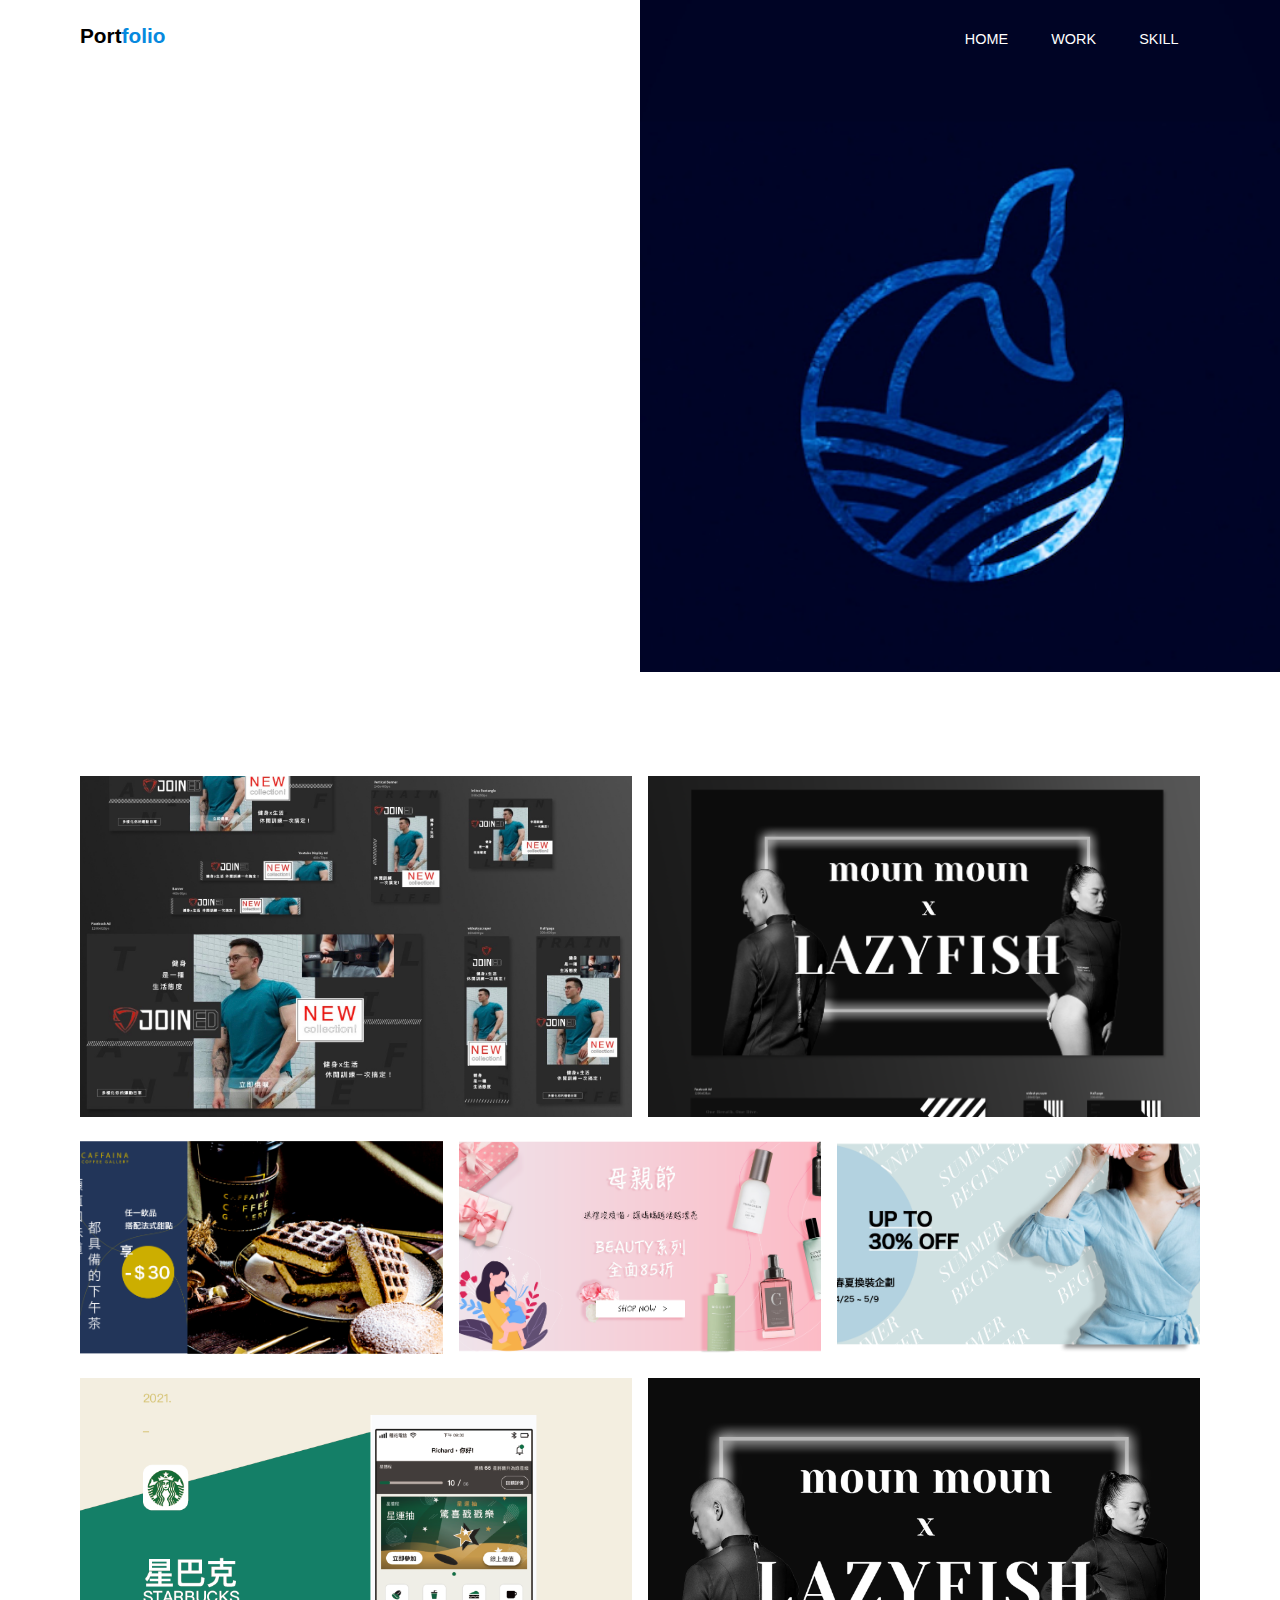
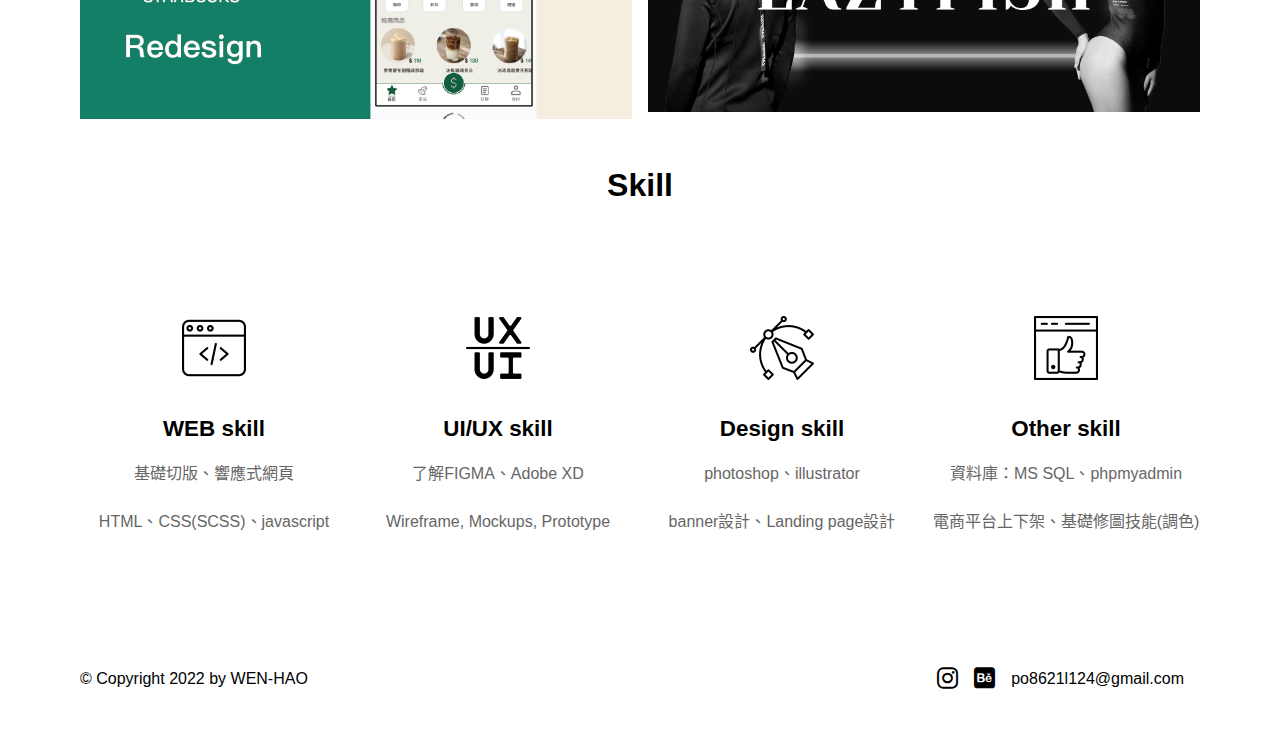
<file: index.html>
<!doctype html>
<html class="no-js" lang="zh-tw" dir="ltr">
  <head>
    <meta charset="utf-8">
    <meta name="viewport" content="width=device-width, initial-scale=1.0">
    <meta http-equiv="X-UA-Compatible" content="ie=edge">
    <title>WEN-HAO Portflio</title>
    <link rel="preconnect" href="https://fonts.googleapis.com">
    <link rel="preconnect" href="https://fonts.gstatic.com" crossorigin>
    <link href="https://fonts.googleapis.com/css2?family=Noto+Sans+TC:wght@300;400&display=swap" rel="stylesheet"> 
    <link rel="stylesheet" href="https://cdnjs.cloudflare.com/ajax/libs/font-awesome/6.1.1/css/all.min.css">
    <link rel="stylesheet" href="css/main.css">
  </head>
  <body>
    <div class="hero-img"></div>
      <div class="wrapper">
            <header>
              <a href="index.html" class="logo">Port<span>folio</span></a>

              <nav>

                <svg class="close" viewBox="0 0 24 24" fill="none" xmlns="http://www.w3.org/2000/svg">
                  <path d="M12 2C10.0222 2 8.08879 2.58649 6.4443 3.6853C4.79981 4.78412 3.51809 6.3459 2.76121 8.17317C2.00433 10.0004 1.8063 12.0111 2.19215 13.9509C2.578 15.8907 3.53041 17.6725 4.92894 19.0711C6.32746 20.4696 8.10929 21.422 10.0491 21.8079C11.9889 22.1937 13.9996 21.9957 15.8268 21.2388C17.6541 20.4819 19.2159 19.2002 20.3147 17.5557C21.4135 15.9112 22 13.9778 22 12C22 10.6868 21.7413 9.38642 21.2388 8.17317C20.7363 6.95991 19.9997 5.85752 19.0711 4.92893C18.1425 4.00035 17.0401 3.26375 15.8268 2.7612C14.6136 2.25866 13.3132 2 12 2V2ZM14.71 13.29C14.8037 13.383 14.8781 13.4936 14.9289 13.6154C14.9797 13.7373 15.0058 13.868 15.0058 14C15.0058 14.132 14.9797 14.2627 14.9289 14.3846C14.8781 14.5064 14.8037 14.617 14.71 14.71C14.617 14.8037 14.5064 14.8781 14.3846 14.9289C14.2627 14.9797 14.132 15.0058 14 15.0058C13.868 15.0058 13.7373 14.9797 13.6154 14.9289C13.4936 14.8781 13.383 14.8037 13.29 14.71L12 13.41L10.71 14.71C10.617 14.8037 10.5064 14.8781 10.3846 14.9289C10.2627 14.9797 10.132 15.0058 10 15.0058C9.86799 15.0058 9.73729 14.9797 9.61543 14.9289C9.49357 14.8781 9.38297 14.8037 9.29 14.71C9.19628 14.617 9.12188 14.5064 9.07111 14.3846C9.02034 14.2627 8.99421 14.132 8.99421 14C8.99421 13.868 9.02034 13.7373 9.07111 13.6154C9.12188 13.4936 9.19628 13.383 9.29 13.29L10.59 12L9.29 10.71C9.1017 10.5217 8.99591 10.2663 8.99591 10C8.99591 9.7337 9.1017 9.4783 9.29 9.29C9.47831 9.1017 9.7337 8.99591 10 8.99591C10.2663 8.99591 10.5217 9.1017 10.71 9.29L12 10.59L13.29 9.29C13.4783 9.1017 13.7337 8.99591 14 8.99591C14.2663 8.99591 14.5217 9.1017 14.71 9.29C14.8983 9.4783 15.0041 9.7337 15.0041 10C15.0041 10.2663 14.8983 10.5217 14.71 10.71L13.41 12L14.71 13.29Z" fill="black"/>
              </svg>

                  <ul>
                    <li><a href="index.html">HOME</a></li>
                    <li><a href="#work">WORK</a></li>
                    <li><a href="#Skill">SKill</a></li>
                  </ul>
             </nav>
              <svg class="menu" viewBox="0 0 48 32" fill="none" xmlns="http://www.w3.org/2000/svg">
                <path d="M24 32H0V26.6667H24V32ZM48 18.6667H0V13.3333H48V18.6667ZM48 5.33333H24V0H48V5.33333Z" fill="white"/>
             </svg>
            </header>

            <section class="hero">
                <h1>認為設計是一種將客戶的目的和強項與消費者的需求做連結的理念。</h1>

                <p class="subhead">畢業於台北商業大學資管系，了解基礎的網頁架構，視覺設計與UI部分透過後天的努力與自學。</p>

                <svg class="down-arrow" viewBox="0 0 16 132" fill="none" xmlns="http://www.w3.org/2000/svg">
                  <path d="M7.29289 131.707C7.68341 132.098 8.31658 132.098 8.7071 131.707L15.0711 125.343C15.4616 124.953 15.4616 124.319 15.0711 123.929C14.6805 123.538 14.0474 123.538 13.6568 123.929L7.99999 129.586L2.34314 123.929C1.95262 123.538 1.31945 123.538 0.928927 123.929C0.538402 124.319 0.538402 124.953 0.928927 125.343L7.29289 131.707ZM7 -4.37114e-08L6.99999 131L8.99999 131L9 4.37114e-08L7 -4.37114e-08Z" fill="black"/>
                </svg>
            </section>
      </div>

            <section class="more-work" id="work">
              <div class="work-container">
                <div class="box">
                  <div class="img-container img-container_1">
                    <a href="work1.html">
                      <div class="text">
                      <span>運動服飾廣告</span>
                      <p>ad / banner</p>
                    </div>
                  </a>
                  </div>
                </div>
                <div class="box">
                  <div class="img-container img-container_2">
                      <a href="work2.html">
                        <div class="text">
                        <span>潛水聯名廣告 & EDM</span>
                        <p>ad / banner</p>
                      </div>
                    </a>
                  </div>
                </div>
              </div>

              <div class="work-container2">
                <div class="box">
                  <div class="img-container img-container_3">
                      <a href="work3.html">
                        <div class="text">
                        <span>食物 banner</span>
                        <p>ALL / banner</p>
                      </div>
                    </a>
                  </div>
                </div>
                <div class="box">
                  <div class="img-container img-container_4">
                      <a href="work5.html">
                        <div class="text">
                        <span>母親節 banner</span>
                        <p>ALL / banner</p>
                      </div>
                    </a>
                  </div>
                </div>
                <div class="box">
                  <div class="img-container img-container_5">
                      <a href="work4.html">
                        <div class="text">
                        <span>服裝 banner</span>
                        <p>ALL / banner</p>
                      </div>
                    </a>
                  </div>
                </div>
              </div>

              <div class="work-container3">
                <div class="box">
                  <div class="img-container img-container_6">
                    <a href="work6.html">
                      <div class="text">
                      <span>星巴克 Redesign</span>
                      <p> UIUX / FIGMA</p>
                    </div>
                  </a>
                  </div>
                </div>
                <div class="box">
                  <div class="img-container img-container_7">
                      <a href="work7.html">
                        <div class="text">
                        <span>Lading page</span>
                        <p>ALL / FIGMA</p>
                      </div>
                    </a>
                  </div>
                </div>
              </div>
            </section>

            <section class="facility" id="Skill">

              <h2>Skill</h2>
              <div class="box-container">
  
                  <div class="box">
                      <img src="image/web-programming.png" alt="">
                      <h3>WEB skill</h3>
                      <p>基礎切版、響應式網頁</p>
                      <p>HTML、CSS(SCSS)、javascript</p>
                    </div>
                  <div class="box">
                      <img src="image/ux.png" alt="">
                      <h3>UI/UX skill</h3>
                      <p>了解FIGMA、Adobe XD</p>
                      <p>Wireframe, Mockups, Prototype</p>
                  </div>
                  <div class="box">
                      <img src="image/curve.png" alt="">
                      <h3>Design skill</h3>
                      <p>photoshop、illustrator</p>
                      <p>banner設計、Landing page設計</p>
                  </div>
                  <div class="box">
                      <img src="image/browser.png" alt="">
                      <h3>Other skill</h3>
                      <p>資料庫：MS SQL、phpmyadmin</p>
                      <p>電商平台上下架、基礎修圖技能(調色)</p>
                  </div>
  
              </div>  
          </section>  
          
          <section class="footer">
            <div class="flex">

              <div class="credit">&copy; Copyright  2022 by WEN-HAO</div>
              <div class="info"> 
                <a href="https://www.instagram.com/imwenhao_/"><i class="fa-brands fa-instagram"></i></a>
                <a href="https://www.behance.net/po8621l124b2f9"><i class="fa-brands fa-behance-square"></i></a>
                <a href="mailto:po8621l124@gmail.com">po8621l124@gmail.com</a> 
              </div>
             
            </div>
         
          </section>

    <script src="js/main.js"></script>

  </body>
</html>
</file>
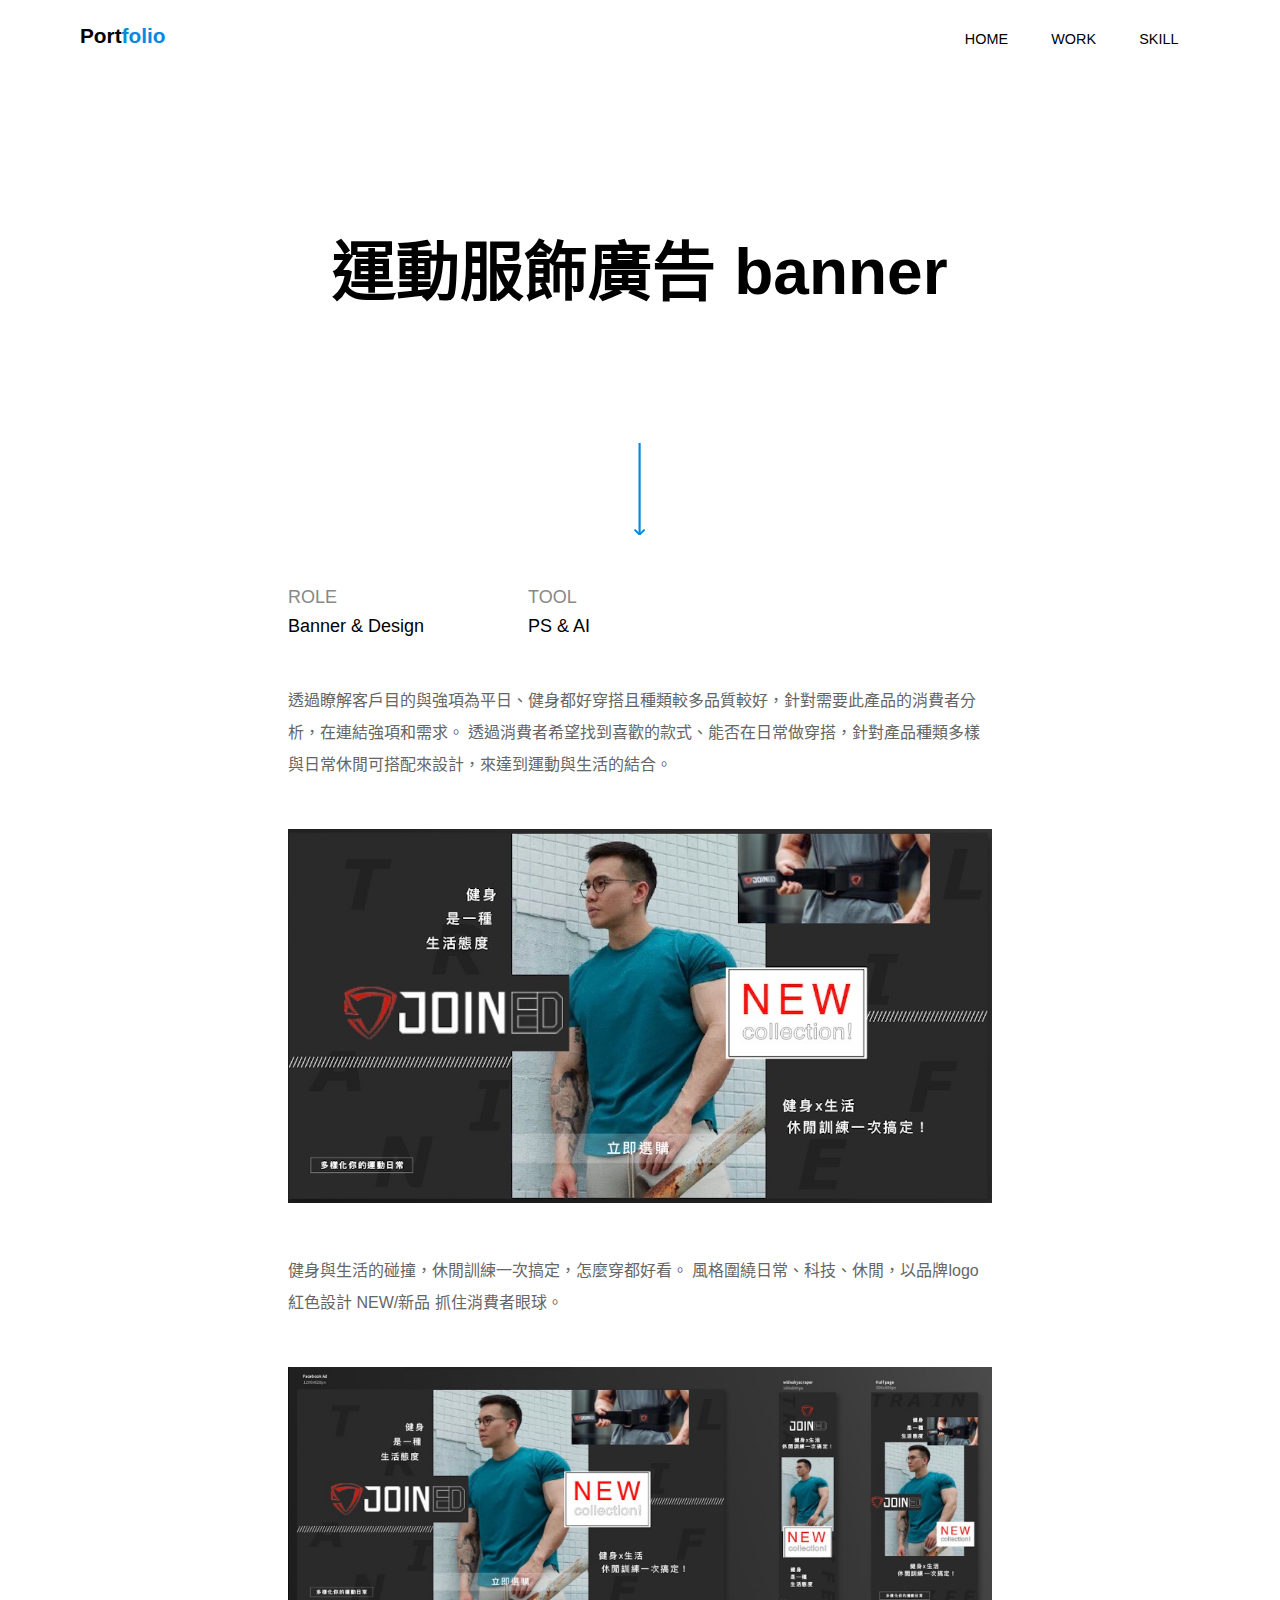
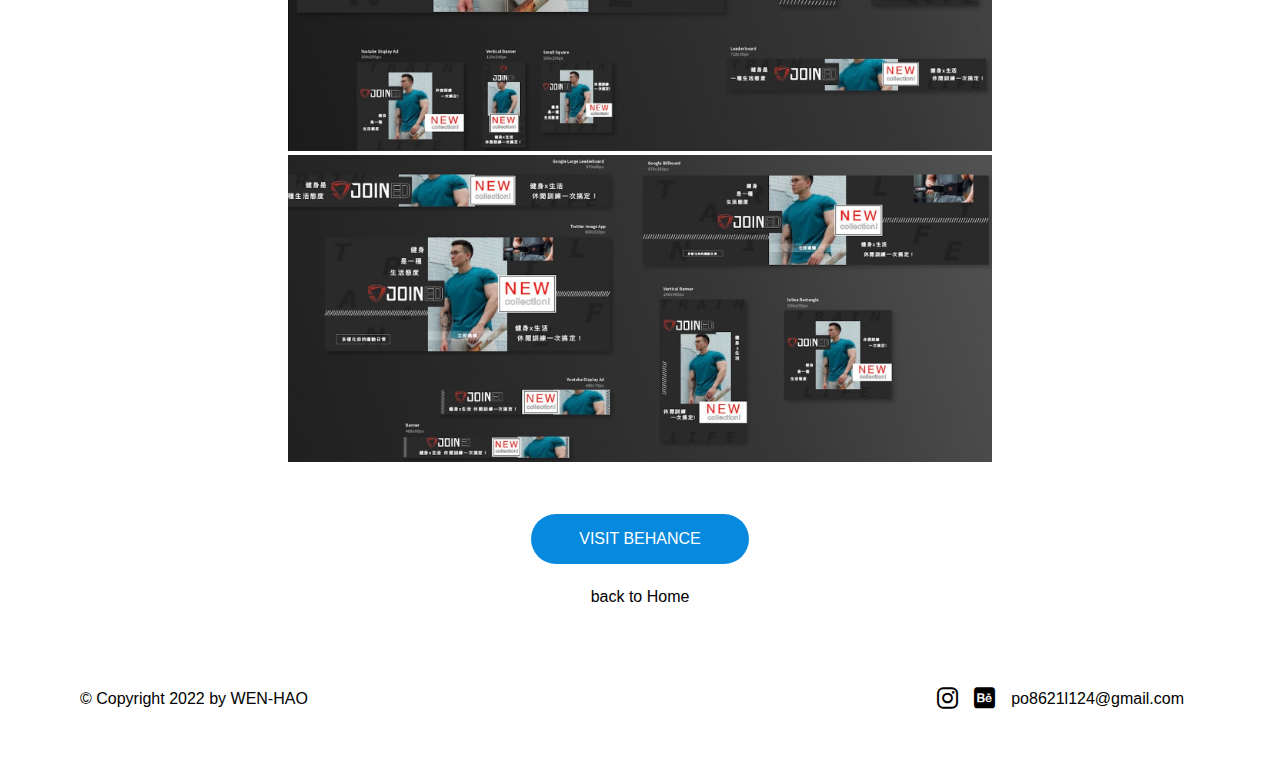
<file: work1.html>
<!doctype html>
<html class="no-js" lang="zh-tw" dir="ltr">
  <head>
    <meta charset="utf-8">
    <meta name="viewport" content="width=device-width, initial-scale=1.0">
    <meta http-equiv="X-UA-Compatible" content="ie=edge">
    <title>運動服飾廣告 banner</title>
    <link rel="preconnect" href="https://fonts.googleapis.com">
    <link rel="preconnect" href="https://fonts.gstatic.com" crossorigin>
    <link href="https://fonts.googleapis.com/css2?family=Noto+Sans+TC:wght@300;400&display=swap" rel="stylesheet"> 
    <link rel="stylesheet" href="https://cdnjs.cloudflare.com/ajax/libs/font-awesome/6.1.1/css/all.min.css">
    <link rel="stylesheet" href="css/main.css">
    <link rel="stylesheet" href="css/work1.css">
  </head>

  <body>
    <header>
        <a href="index.html" class="logo" style="color: black;" >Port<span>folio</span></a>

        <nav>

          <svg class="close" viewBox="0 0 24 24" fill="none" xmlns="http://www.w3.org/2000/svg">
            <path d="M12 2C10.0222 2 8.08879 2.58649 6.4443 3.6853C4.79981 4.78412 3.51809 6.3459 2.76121 8.17317C2.00433 10.0004 1.8063 12.0111 2.19215 13.9509C2.578 15.8907 3.53041 17.6725 4.92894 19.0711C6.32746 20.4696 8.10929 21.422 10.0491 21.8079C11.9889 22.1937 13.9996 21.9957 15.8268 21.2388C17.6541 20.4819 19.2159 19.2002 20.3147 17.5557C21.4135 15.9112 22 13.9778 22 12C22 10.6868 21.7413 9.38642 21.2388 8.17317C20.7363 6.95991 19.9997 5.85752 19.0711 4.92893C18.1425 4.00035 17.0401 3.26375 15.8268 2.7612C14.6136 2.25866 13.3132 2 12 2V2ZM14.71 13.29C14.8037 13.383 14.8781 13.4936 14.9289 13.6154C14.9797 13.7373 15.0058 13.868 15.0058 14C15.0058 14.132 14.9797 14.2627 14.9289 14.3846C14.8781 14.5064 14.8037 14.617 14.71 14.71C14.617 14.8037 14.5064 14.8781 14.3846 14.9289C14.2627 14.9797 14.132 15.0058 14 15.0058C13.868 15.0058 13.7373 14.9797 13.6154 14.9289C13.4936 14.8781 13.383 14.8037 13.29 14.71L12 13.41L10.71 14.71C10.617 14.8037 10.5064 14.8781 10.3846 14.9289C10.2627 14.9797 10.132 15.0058 10 15.0058C9.86799 15.0058 9.73729 14.9797 9.61543 14.9289C9.49357 14.8781 9.38297 14.8037 9.29 14.71C9.19628 14.617 9.12188 14.5064 9.07111 14.3846C9.02034 14.2627 8.99421 14.132 8.99421 14C8.99421 13.868 9.02034 13.7373 9.07111 13.6154C9.12188 13.4936 9.19628 13.383 9.29 13.29L10.59 12L9.29 10.71C9.1017 10.5217 8.99591 10.2663 8.99591 10C8.99591 9.7337 9.1017 9.4783 9.29 9.29C9.47831 9.1017 9.7337 8.99591 10 8.99591C10.2663 8.99591 10.5217 9.1017 10.71 9.29L12 10.59L13.29 9.29C13.4783 9.1017 13.7337 8.99591 14 8.99591C14.2663 8.99591 14.5217 9.1017 14.71 9.29C14.8983 9.4783 15.0041 9.7337 15.0041 10C15.0041 10.2663 14.8983 10.5217 14.71 10.71L13.41 12L14.71 13.29Z" fill="black"/>
        </svg>

            <ul>
              <li><a href="index.html" style="color: black;">HOME</a></li>
              <li><a href="index.html#work" style="color: black;">WORK</a></li>
              <li><a href="index.html#Skill" style="color: black;">SKILL</a></li>
            </ul>
       </nav>
        <svg class="menu" viewBox="0 0 48 32" fill="black" xmlns="http://www.w3.org/2000/svg">
          <path d="M24 32H0V26.6667H24V32ZM48 18.6667H0V13.3333H48V18.6667ZM48 5.33333H24V0H48V5.33333Z" fill="black"/>
       </svg>
    </header>
    
    <section class="W1">

        <div class="Wcontent">
            <h1>運動服飾廣告 banner</h1> 
        </div>
        <div class="arrow">
            <svg class="down-arrow" viewBox="0 0 16 132" fill="none" xmlns="http://www.w3.org/2000/svg">
                <path d="M7.29289 131.707C7.68341 132.098 8.31658 132.098 8.7071 131.707L15.0711 125.343C15.4616 124.953 15.4616 124.319 15.0711 123.929C14.6805 123.538 14.0474 123.538 13.6568 123.929L7.99999 129.586L2.34314 123.929C1.95262 123.538 1.31945 123.538 0.928927 123.929C0.538402 124.319 0.538402 124.953 0.928927 125.343L7.29289 131.707ZM7 -4.37114e-08L6.99999 131L8.99999 131L9 4.37114e-08L7 -4.37114e-08Z" fill="black"/>
            </svg>
        </div>

        <section class="Wdetail">
            <div class="container">
                <div class="Role">
                    <div class="itemtitle">ROLE</div>
                    <div class="itemDetail">Banner & Design</div>
                </div>
                <div class="Tool">
                    <div class="itemtitle">TOOL</div>
                    <div class="itemDetail">PS & AI</div>
                </div>
            </div>
            <div class="Design">
                <span>透過瞭解客戶目的與強項為平日、健身都好穿搭且種類較多品質較好，針對需要此產品的消費者分析，在連結強項和需求。</span>
                <span>透過消費者希望找到喜歡的款式、能否在日常做穿搭，針對產品種類多樣與日常休閒可搭配來設計，來達到運動與生活的結合。</span>
            </div>
        </section>

        <section class="img">
            <img src="./image/TJ1.png" alt="">
            <div class="imgDetail">
                <span>健身與生活的碰撞，休閒訓練一次搞定，怎麼穿都好看。 風格圍繞日常、科技、休閒，以品牌logo紅色設計 NEW/新品 抓住消費者眼球。</span>
            </div>
            <img src="./image/TJ2.png" alt="">
            <img src="./image/TJ3.png" alt="">
        </section>

        <div class="btn1">
            <a href="https://www.behance.net/gallery/143259571/Fitness%28EC%29-ad-banner" class="btn">VISIT BEHANCE</a>
        </div>
        <div class="btn1">
            <a href="index.html" class="btn-back">back to Home</a>
        </div>

    </section>

    <section class="footer">
        <div class="flex">

          <div class="credit">&copy; Copyright  2022 by WEN-HAO</div>
          <div class="info"> 
            <a href="https://www.instagram.com/imwenhao_/"><i class="fa-brands fa-instagram"></i></a>
            <a href="https://www.behance.net/po8621l124b2f9"><i class="fa-brands fa-behance-square"></i></a>
            <a href="mailto:po8621l124@gmail.com">po8621l124@gmail.com</a> 
          </div>
         
        </div>
     
      </section>

    <script src="js/main.js"></script>
  </body>
</html>
</file>
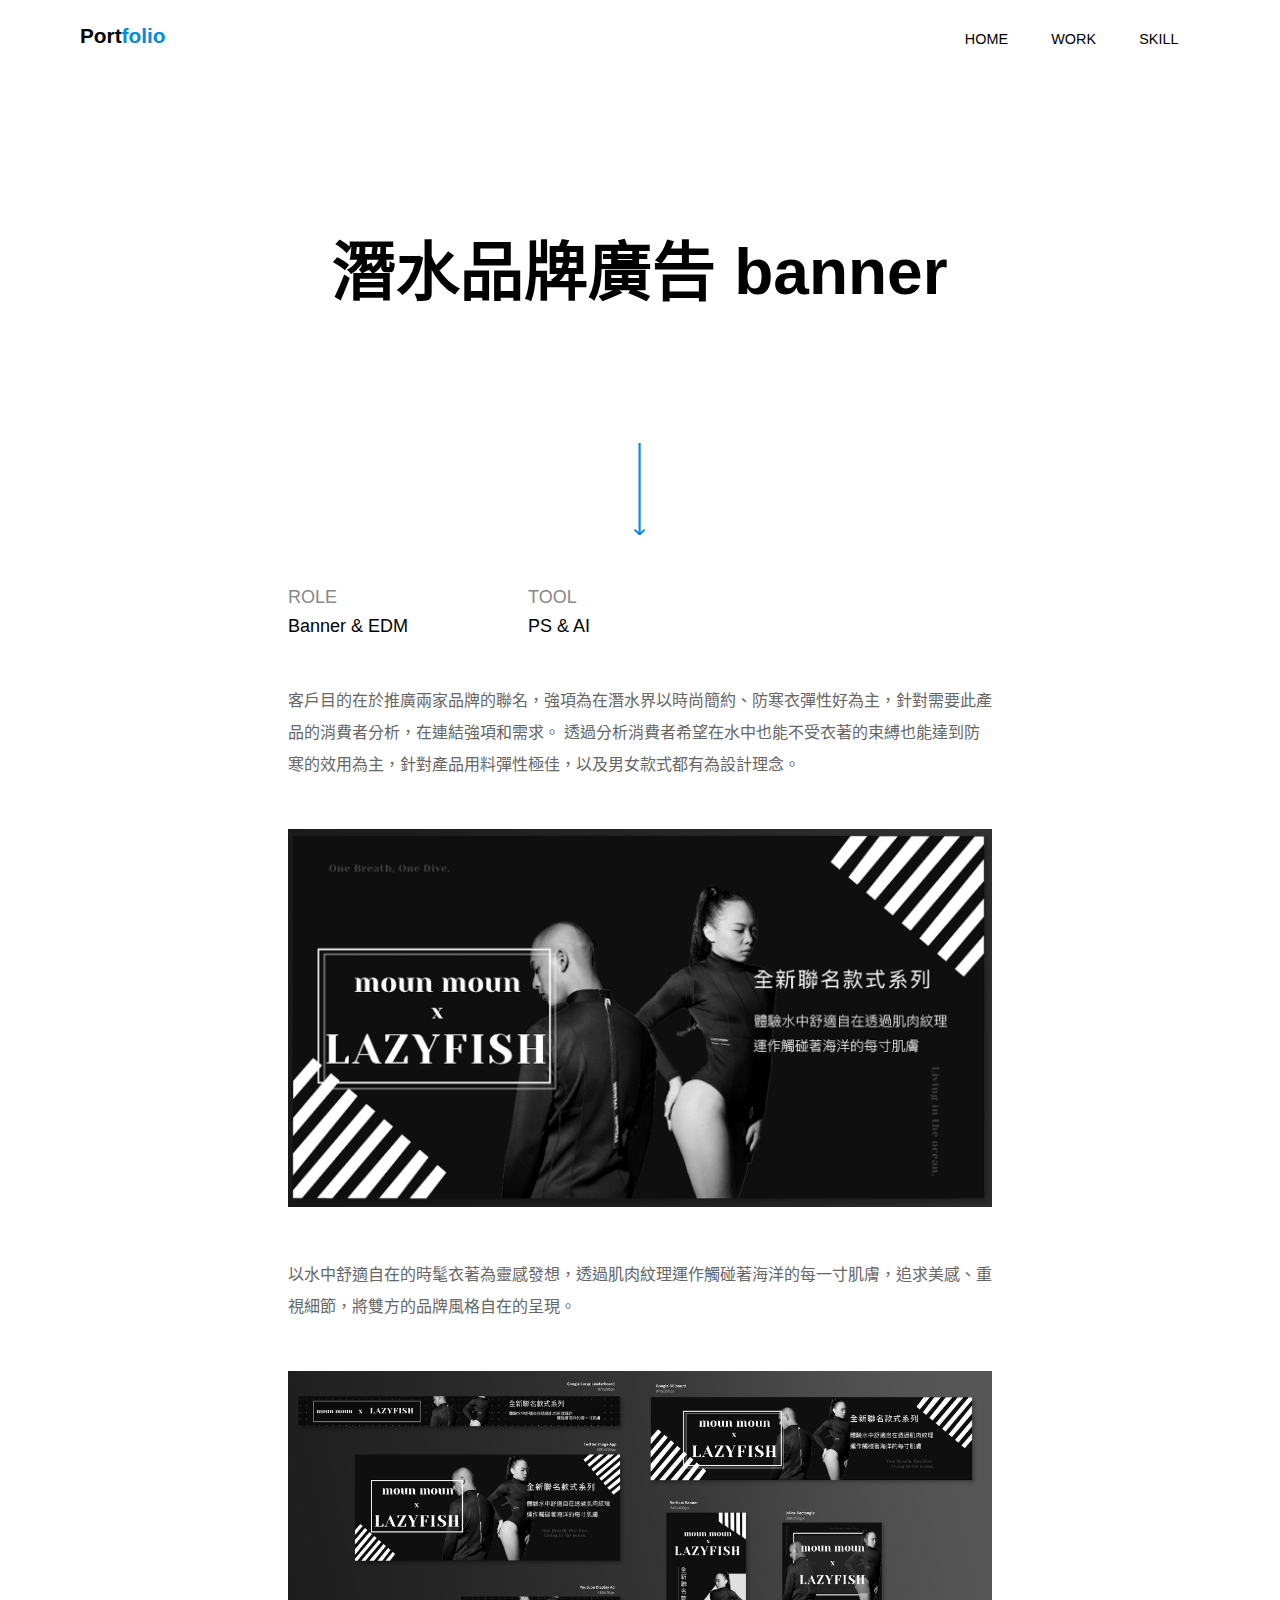
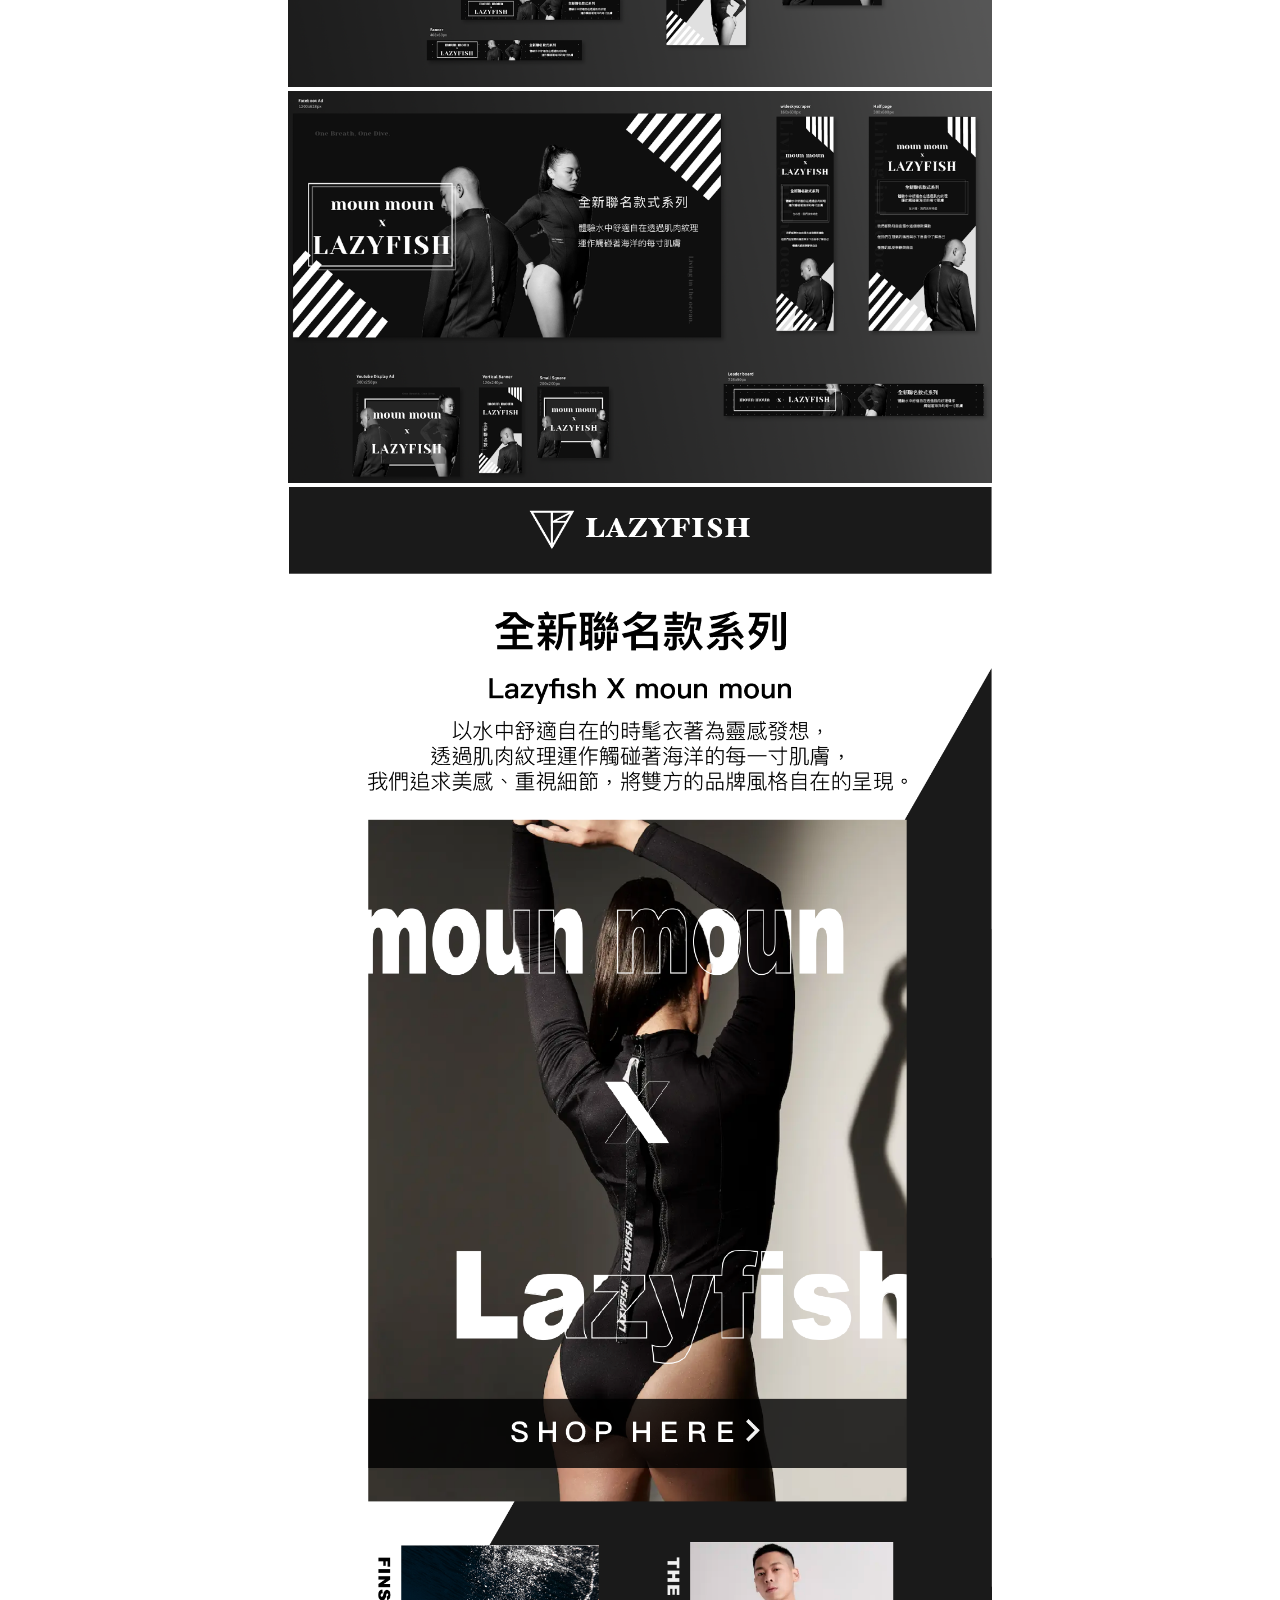
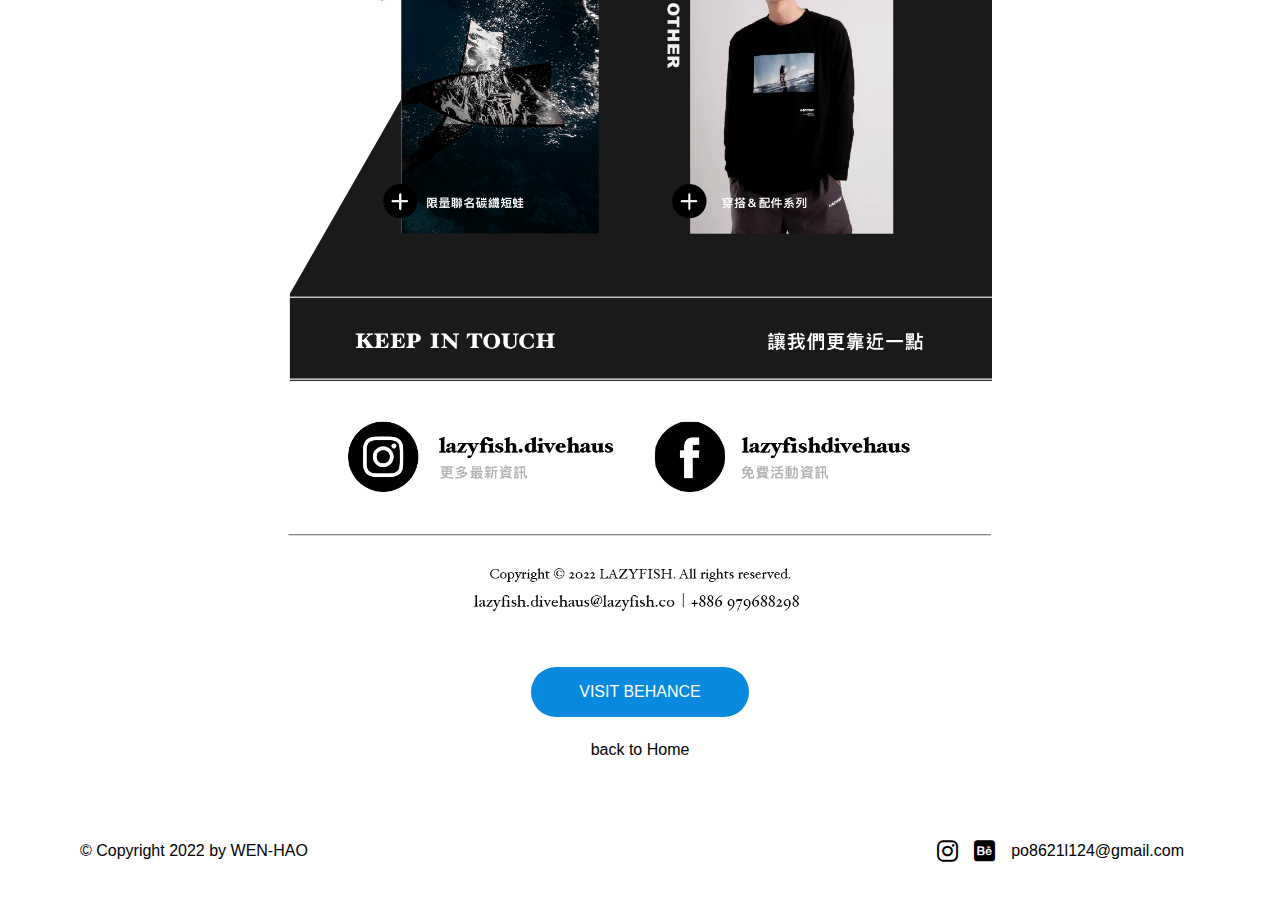
<file: work2.html>
<!doctype html>
<html class="no-js" lang="zh-tw" dir="ltr">
  <head>
    <meta charset="utf-8">
    <meta name="viewport" content="width=device-width, initial-scale=1.0">
    <meta http-equiv="X-UA-Compatible" content="ie=edge">
    <title>潛水品牌廣告 banner</title>
    <link rel="preconnect" href="https://fonts.googleapis.com">
    <link rel="preconnect" href="https://fonts.gstatic.com" crossorigin>
    <link href="https://fonts.googleapis.com/css2?family=Noto+Sans+TC:wght@300;400&display=swap" rel="stylesheet"> 
    <link rel="stylesheet" href="https://cdnjs.cloudflare.com/ajax/libs/font-awesome/6.1.1/css/all.min.css">
    <link rel="stylesheet" href="css/main.css">
    <link rel="stylesheet" href="css/work1.css">
  </head>

  <body>
    <header>
        <a href="index.html" class="logo" style="color: black;" >Port<span>folio</span></a>

        <nav>

          <svg class="close" viewBox="0 0 24 24" fill="none" xmlns="http://www.w3.org/2000/svg">
            <path d="M12 2C10.0222 2 8.08879 2.58649 6.4443 3.6853C4.79981 4.78412 3.51809 6.3459 2.76121 8.17317C2.00433 10.0004 1.8063 12.0111 2.19215 13.9509C2.578 15.8907 3.53041 17.6725 4.92894 19.0711C6.32746 20.4696 8.10929 21.422 10.0491 21.8079C11.9889 22.1937 13.9996 21.9957 15.8268 21.2388C17.6541 20.4819 19.2159 19.2002 20.3147 17.5557C21.4135 15.9112 22 13.9778 22 12C22 10.6868 21.7413 9.38642 21.2388 8.17317C20.7363 6.95991 19.9997 5.85752 19.0711 4.92893C18.1425 4.00035 17.0401 3.26375 15.8268 2.7612C14.6136 2.25866 13.3132 2 12 2V2ZM14.71 13.29C14.8037 13.383 14.8781 13.4936 14.9289 13.6154C14.9797 13.7373 15.0058 13.868 15.0058 14C15.0058 14.132 14.9797 14.2627 14.9289 14.3846C14.8781 14.5064 14.8037 14.617 14.71 14.71C14.617 14.8037 14.5064 14.8781 14.3846 14.9289C14.2627 14.9797 14.132 15.0058 14 15.0058C13.868 15.0058 13.7373 14.9797 13.6154 14.9289C13.4936 14.8781 13.383 14.8037 13.29 14.71L12 13.41L10.71 14.71C10.617 14.8037 10.5064 14.8781 10.3846 14.9289C10.2627 14.9797 10.132 15.0058 10 15.0058C9.86799 15.0058 9.73729 14.9797 9.61543 14.9289C9.49357 14.8781 9.38297 14.8037 9.29 14.71C9.19628 14.617 9.12188 14.5064 9.07111 14.3846C9.02034 14.2627 8.99421 14.132 8.99421 14C8.99421 13.868 9.02034 13.7373 9.07111 13.6154C9.12188 13.4936 9.19628 13.383 9.29 13.29L10.59 12L9.29 10.71C9.1017 10.5217 8.99591 10.2663 8.99591 10C8.99591 9.7337 9.1017 9.4783 9.29 9.29C9.47831 9.1017 9.7337 8.99591 10 8.99591C10.2663 8.99591 10.5217 9.1017 10.71 9.29L12 10.59L13.29 9.29C13.4783 9.1017 13.7337 8.99591 14 8.99591C14.2663 8.99591 14.5217 9.1017 14.71 9.29C14.8983 9.4783 15.0041 9.7337 15.0041 10C15.0041 10.2663 14.8983 10.5217 14.71 10.71L13.41 12L14.71 13.29Z" fill="black"/>
        </svg>

            <ul>
              <li><a href="index.html" style="color: black;">HOME</a></li>
              <li><a href="index.html#work" style="color: black;">WORK</a></li>
              <li><a href="index.html#Skill" style="color: black;">SKILL</a></li>
            </ul>
       </nav>
        <svg class="menu" viewBox="0 0 48 32" fill="black" xmlns="http://www.w3.org/2000/svg">
          <path d="M24 32H0V26.6667H24V32ZM48 18.6667H0V13.3333H48V18.6667ZM48 5.33333H24V0H48V5.33333Z" fill="black"/>
       </svg>
    </header>
    
    <section class="W1">

        <div class="Wcontent">
            <h1>潛水品牌廣告 banner</h1> 
        </div>
        <div class="arrow">
            <svg class="down-arrow" viewBox="0 0 16 132" fill="none" xmlns="http://www.w3.org/2000/svg">
                <path d="M7.29289 131.707C7.68341 132.098 8.31658 132.098 8.7071 131.707L15.0711 125.343C15.4616 124.953 15.4616 124.319 15.0711 123.929C14.6805 123.538 14.0474 123.538 13.6568 123.929L7.99999 129.586L2.34314 123.929C1.95262 123.538 1.31945 123.538 0.928927 123.929C0.538402 124.319 0.538402 124.953 0.928927 125.343L7.29289 131.707ZM7 -4.37114e-08L6.99999 131L8.99999 131L9 4.37114e-08L7 -4.37114e-08Z" fill="black"/>
            </svg>
        </div>

        <section class="Wdetail">
            <div class="container">
                <div class="Role">
                    <div class="itemtitle">ROLE</div>
                    <div class="itemDetail">Banner & EDM</div>
                </div>
                <div class="Tool">
                    <div class="itemtitle">TOOL</div>
                    <div class="itemDetail">PS & AI</div>
                </div>
            </div>
            <div class="Design">
                <span>客戶目的在於推廣兩家品牌的聯名，強項為在潛水界以時尚簡約、防寒衣彈性好為主，針對需要此產品的消費者分析，在連結強項和需求。</span>
                <span>透過分析消費者希望在水中也能不受衣著的束縛也能達到防寒的效用為主，針對產品用料彈性極佳，以及男女款式都有為設計理念。</span>
            </div>
        </section>

        <section class="img">
            <img src="./image/lazyfish1.png" alt="">
            <div class="imgDetail">
                <span>以水中舒適自在的時髦衣著為靈感發想，透過肌肉紋理運作觸碰著海洋的每一寸肌膚，追求美感、重視細節，將雙方的品牌風格自在的呈現。</span>
            </div>
            <img src="./image/lazyfish2.png" alt="">
            <img src="./image/lazyfish3.png" alt="">
            <img src="./image/lazyfin EDM.png" alt="">
        </section>

        <div class="btn1">
            <a href="https://www.behance.net/gallery/142813035/lazyfish-banner" class="btn">VISIT BEHANCE</a>
        </div>
        <div class="btn1">
            <a href="index.html" class="btn-back">back to Home</a>
        </div>

    </section>

    <section class="footer">
        <div class="flex">

          <div class="credit">&copy; Copyright  2022 by WEN-HAO</div>
          <div class="info"> 
            <a href="https://www.instagram.com/imwenhao_/"><i class="fa-brands fa-instagram"></i></a>
            <a href="https://www.behance.net/po8621l124b2f9"><i class="fa-brands fa-behance-square"></i></a>
            <a href="mailto:po8621l124@gmail.com">po8621l124@gmail.com</a> 
          </div>
         
        </div>
     
      </section>

    <script src="js/main.js"></script>
  </body>
</html>
</file>
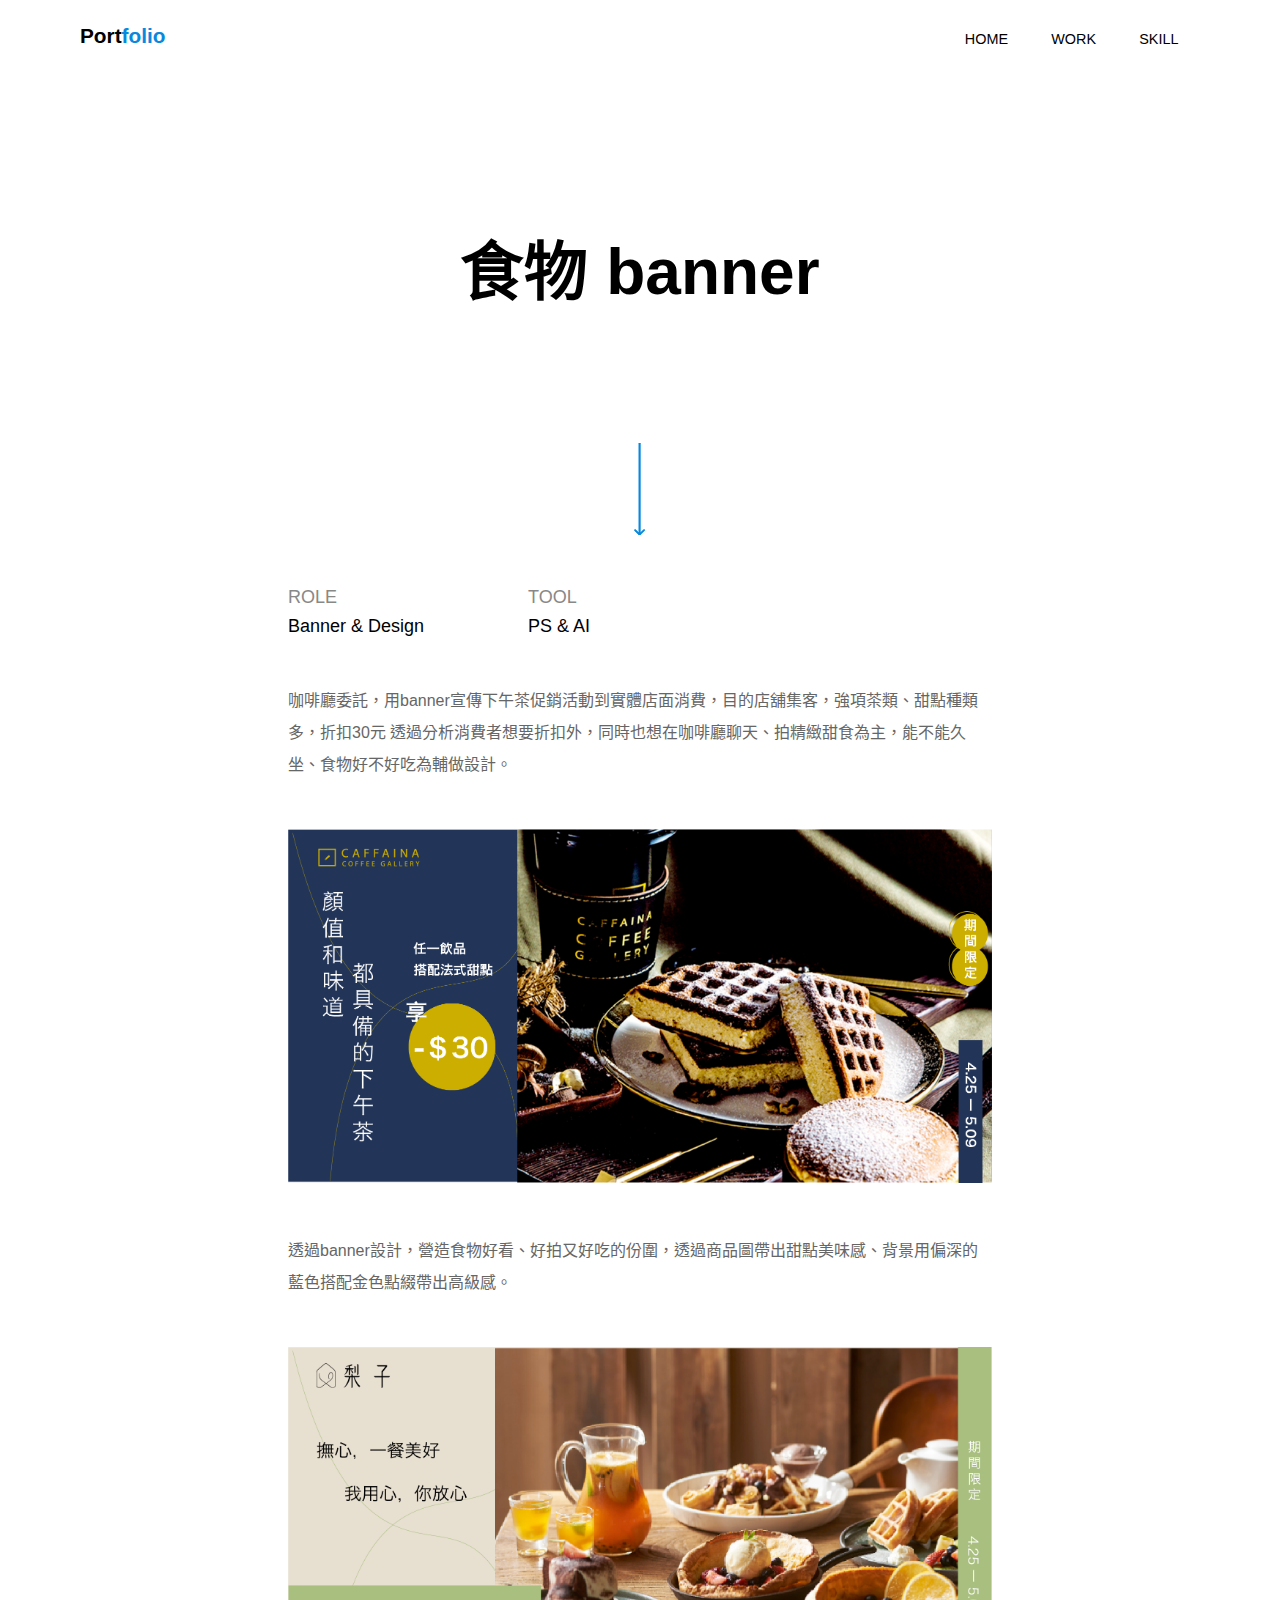
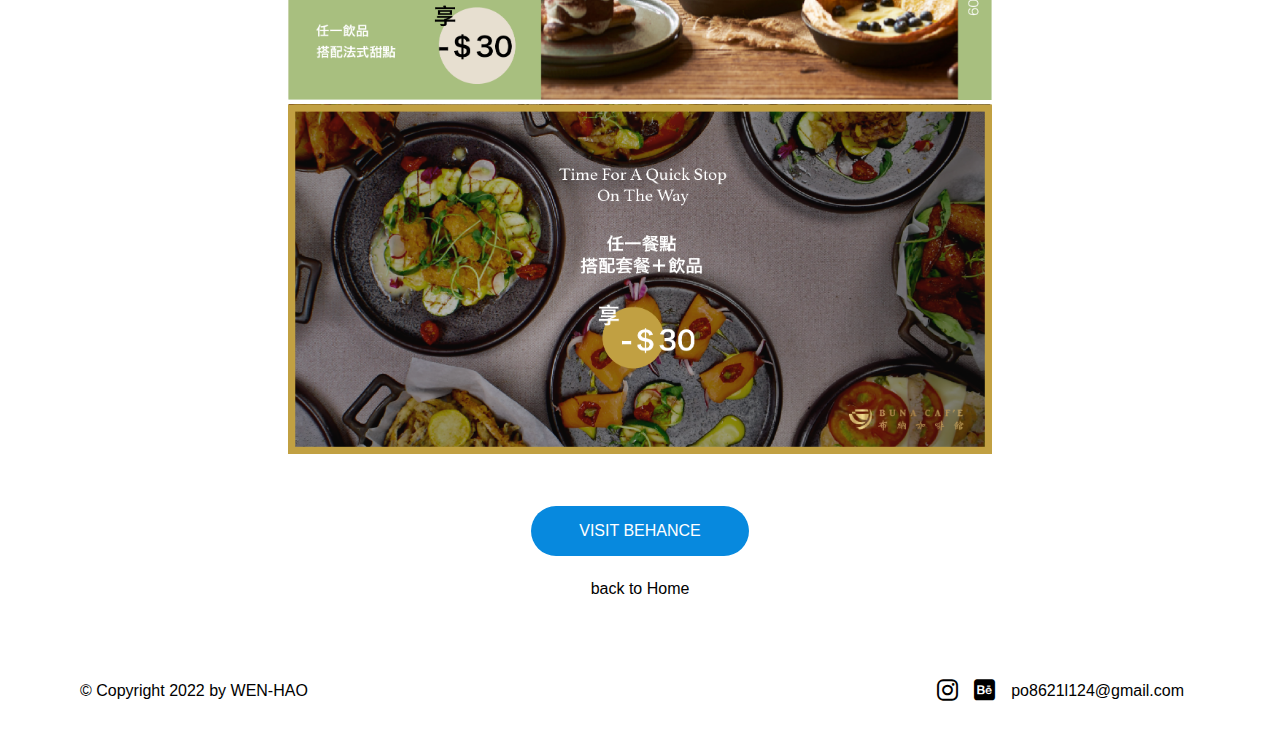
<file: work3.html>
<!doctype html>
<html class="no-js" lang="zh-tw" dir="ltr">
  <head>
    <meta charset="utf-8">
    <meta name="viewport" content="width=device-width, initial-scale=1.0">
    <meta http-equiv="X-UA-Compatible" content="ie=edge">
    <title>食物 banner</title>
    <link rel="preconnect" href="https://fonts.googleapis.com">
    <link rel="preconnect" href="https://fonts.gstatic.com" crossorigin>
    <link href="https://fonts.googleapis.com/css2?family=Noto+Sans+TC:wght@300;400&display=swap" rel="stylesheet"> 
    <link rel="stylesheet" href="https://cdnjs.cloudflare.com/ajax/libs/font-awesome/6.1.1/css/all.min.css">
    <link rel="stylesheet" href="css/main.css">
    <link rel="stylesheet" href="css/work1.css">
  </head>

  <body>
    <header>
        <a href="index.html" class="logo" style="color: black;" >Port<span>folio</span></a>

        <nav>

          <svg class="close" viewBox="0 0 24 24" fill="none" xmlns="http://www.w3.org/2000/svg">
            <path d="M12 2C10.0222 2 8.08879 2.58649 6.4443 3.6853C4.79981 4.78412 3.51809 6.3459 2.76121 8.17317C2.00433 10.0004 1.8063 12.0111 2.19215 13.9509C2.578 15.8907 3.53041 17.6725 4.92894 19.0711C6.32746 20.4696 8.10929 21.422 10.0491 21.8079C11.9889 22.1937 13.9996 21.9957 15.8268 21.2388C17.6541 20.4819 19.2159 19.2002 20.3147 17.5557C21.4135 15.9112 22 13.9778 22 12C22 10.6868 21.7413 9.38642 21.2388 8.17317C20.7363 6.95991 19.9997 5.85752 19.0711 4.92893C18.1425 4.00035 17.0401 3.26375 15.8268 2.7612C14.6136 2.25866 13.3132 2 12 2V2ZM14.71 13.29C14.8037 13.383 14.8781 13.4936 14.9289 13.6154C14.9797 13.7373 15.0058 13.868 15.0058 14C15.0058 14.132 14.9797 14.2627 14.9289 14.3846C14.8781 14.5064 14.8037 14.617 14.71 14.71C14.617 14.8037 14.5064 14.8781 14.3846 14.9289C14.2627 14.9797 14.132 15.0058 14 15.0058C13.868 15.0058 13.7373 14.9797 13.6154 14.9289C13.4936 14.8781 13.383 14.8037 13.29 14.71L12 13.41L10.71 14.71C10.617 14.8037 10.5064 14.8781 10.3846 14.9289C10.2627 14.9797 10.132 15.0058 10 15.0058C9.86799 15.0058 9.73729 14.9797 9.61543 14.9289C9.49357 14.8781 9.38297 14.8037 9.29 14.71C9.19628 14.617 9.12188 14.5064 9.07111 14.3846C9.02034 14.2627 8.99421 14.132 8.99421 14C8.99421 13.868 9.02034 13.7373 9.07111 13.6154C9.12188 13.4936 9.19628 13.383 9.29 13.29L10.59 12L9.29 10.71C9.1017 10.5217 8.99591 10.2663 8.99591 10C8.99591 9.7337 9.1017 9.4783 9.29 9.29C9.47831 9.1017 9.7337 8.99591 10 8.99591C10.2663 8.99591 10.5217 9.1017 10.71 9.29L12 10.59L13.29 9.29C13.4783 9.1017 13.7337 8.99591 14 8.99591C14.2663 8.99591 14.5217 9.1017 14.71 9.29C14.8983 9.4783 15.0041 9.7337 15.0041 10C15.0041 10.2663 14.8983 10.5217 14.71 10.71L13.41 12L14.71 13.29Z" fill="black"/>
        </svg>

            <ul>
              <li><a href="index.html" style="color: black;">HOME</a></li>
              <li><a href="index.html#work" style="color: black;">WORK</a></li>
              <li><a href="index.html#Skill" style="color: black;">SKILL</a></li>
            </ul>
       </nav>
        <svg class="menu" viewBox="0 0 48 32" fill="black" xmlns="http://www.w3.org/2000/svg">
          <path d="M24 32H0V26.6667H24V32ZM48 18.6667H0V13.3333H48V18.6667ZM48 5.33333H24V0H48V5.33333Z" fill="black"/>
       </svg>
    </header>
    
    <section class="W1">

        <div class="Wcontent">
            <h1>食物 banner</h1> 
        </div>
        <div class="arrow">
            <svg class="down-arrow" viewBox="0 0 16 132" fill="none" xmlns="http://www.w3.org/2000/svg">
                <path d="M7.29289 131.707C7.68341 132.098 8.31658 132.098 8.7071 131.707L15.0711 125.343C15.4616 124.953 15.4616 124.319 15.0711 123.929C14.6805 123.538 14.0474 123.538 13.6568 123.929L7.99999 129.586L2.34314 123.929C1.95262 123.538 1.31945 123.538 0.928927 123.929C0.538402 124.319 0.538402 124.953 0.928927 125.343L7.29289 131.707ZM7 -4.37114e-08L6.99999 131L8.99999 131L9 4.37114e-08L7 -4.37114e-08Z" fill="black"/>
            </svg>
        </div>

        <section class="Wdetail">
            <div class="container">
                <div class="Role">
                    <div class="itemtitle">ROLE</div>
                    <div class="itemDetail">Banner & Design</div>
                </div>
                <div class="Tool">
                    <div class="itemtitle">TOOL</div>
                    <div class="itemDetail">PS & AI</div>
                </div>
            </div>
            <div class="Design">
                <span>咖啡廳委託，用banner宣傳下午茶促銷活動到實體店面消費，目的店舖集客，強項茶類、甜點種類多，折扣30元</span>
                <span>透過分析消費者想要折扣外，同時也想在咖啡廳聊天、拍精緻甜食為主，能不能久坐、食物好不好吃為輔做設計。</span>
            </div>
        </section>

        <section class="img">
            <img src="./image/食物banner.png" alt="">
            <div class="imgDetail">
                <span>透過banner設計，營造食物好看、好拍又好吃的份圍，透過商品圖帶出甜點美味感、背景用偏深的藍色搭配金色點綴帶出高級感。</span>
            </div>
            <img src="./image/食物banner2.png" alt="">
            <img src="./image/食物banner3.png" alt="">
        </section>

        <div class="btn1">
            <a href="https://www.behance.net/gallery/143340275/Food-Discount-Banner?tracking_source=project_owner_other_projects" class="btn">VISIT BEHANCE</a>
        </div>
        <div class="btn1">
            <a href="index.html" class="btn-back">back to Home</a>
        </div>

    </section>



    <section class="footer">
        <div class="flex">

          <div class="credit">&copy; Copyright  2022 by WEN-HAO</div>
          <div class="info"> 
            <a href="https://www.instagram.com/imwenhao_/"><i class="fa-brands fa-instagram"></i></a>
            <a href="https://www.behance.net/po8621l124b2f9"><i class="fa-brands fa-behance-square"></i></a>
            <a href="mailto:po8621l124@gmail.com">po8621l124@gmail.com</a> 
          </div>
         
        </div>
     
      </section>

    <script src="js/main.js"></script>
  </body>
</html>
</file>
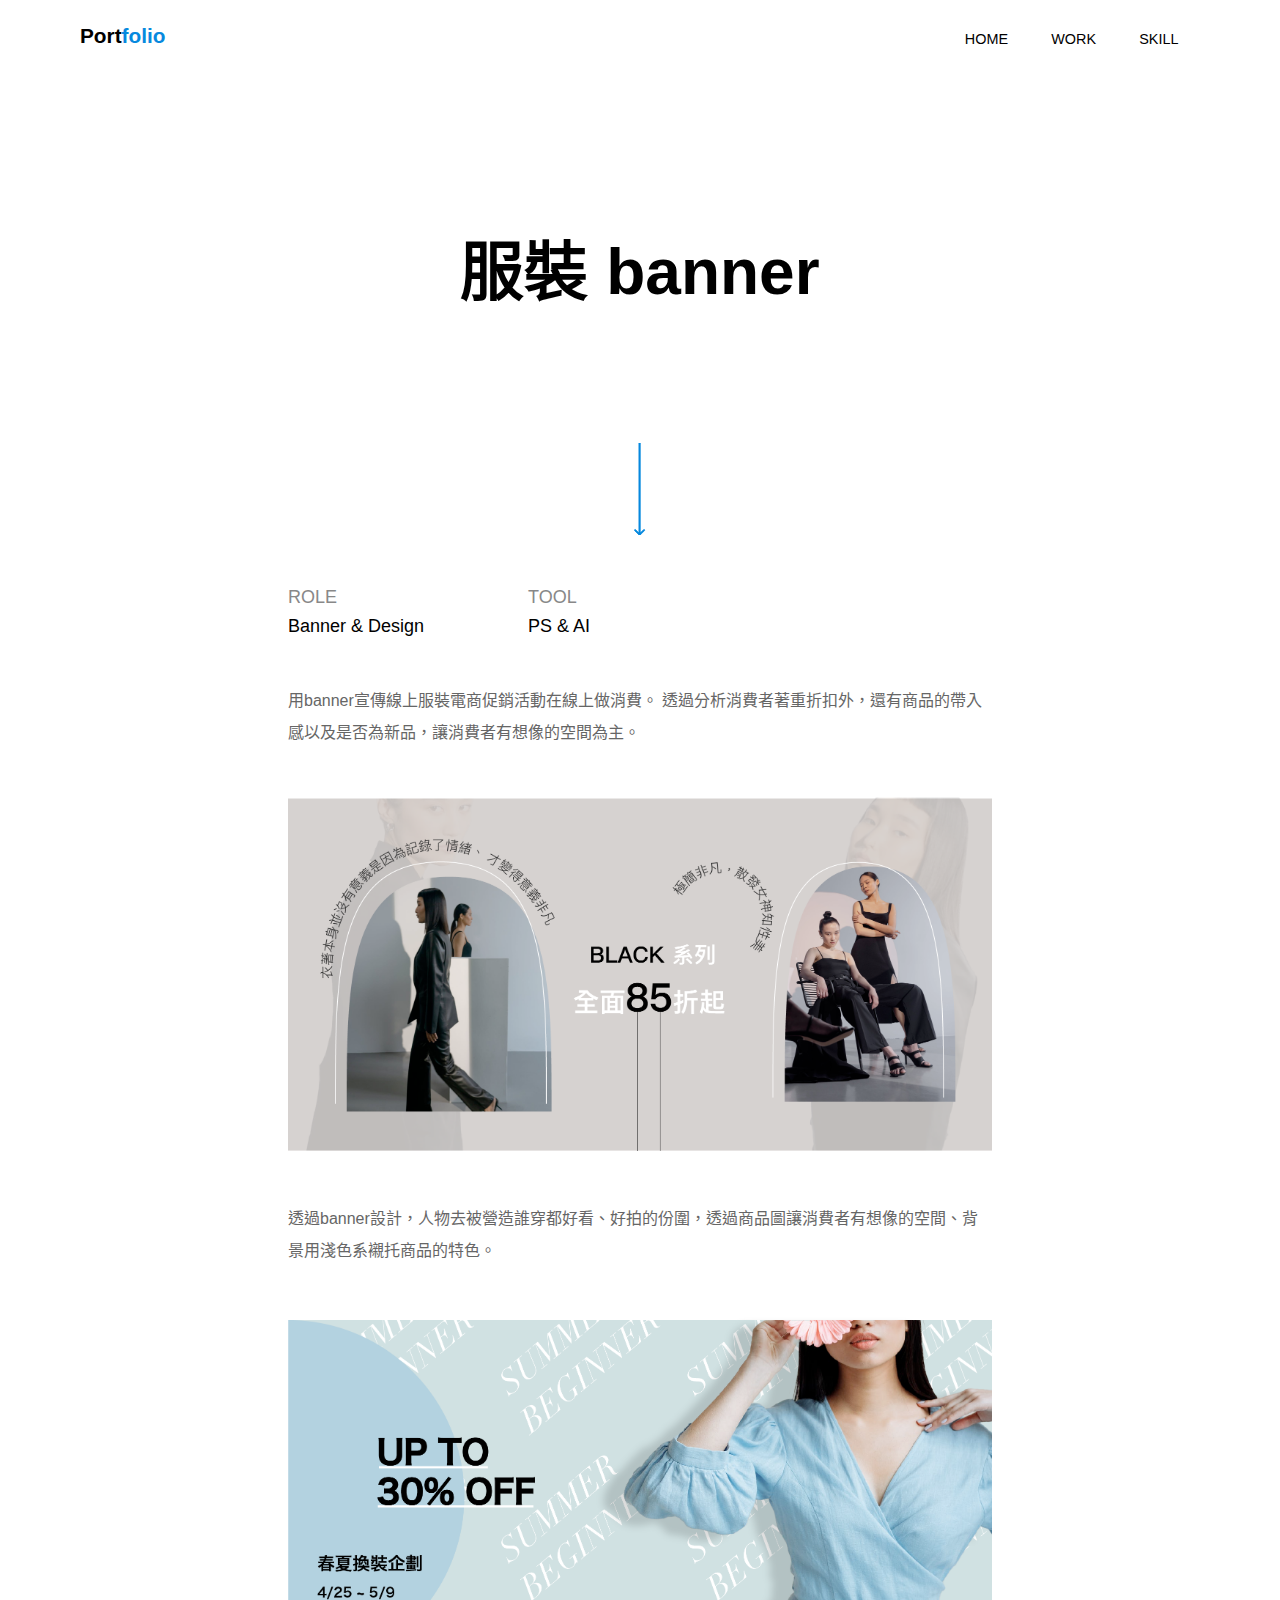
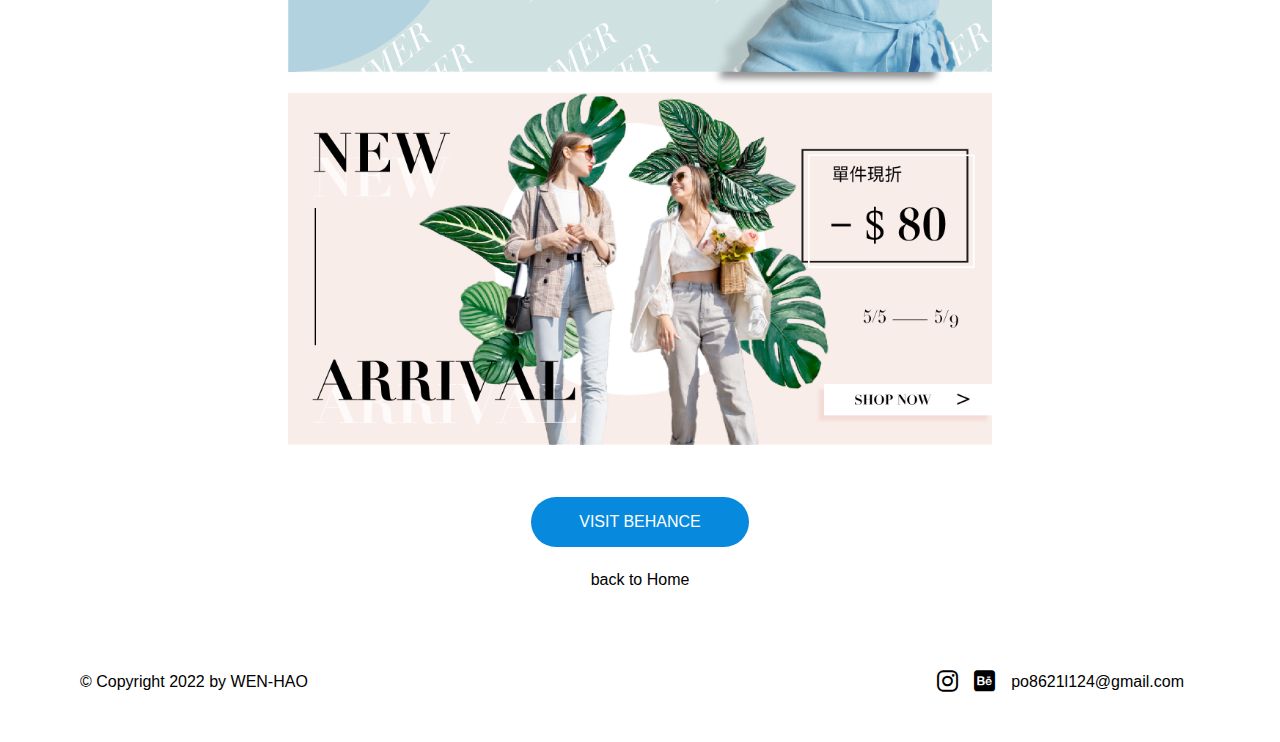
<file: work4.html>
<!doctype html>
<html class="no-js" lang="zh-tw" dir="ltr">
  <head>
    <meta charset="utf-8">
    <meta name="viewport" content="width=device-width, initial-scale=1.0">
    <meta http-equiv="X-UA-Compatible" content="ie=edge">
    <title>服裝 banner</title>
    <link rel="preconnect" href="https://fonts.googleapis.com">
    <link rel="preconnect" href="https://fonts.gstatic.com" crossorigin>
    <link href="https://fonts.googleapis.com/css2?family=Noto+Sans+TC:wght@300;400&display=swap" rel="stylesheet"> 
    <link rel="stylesheet" href="https://cdnjs.cloudflare.com/ajax/libs/font-awesome/6.1.1/css/all.min.css">
    <link rel="stylesheet" href="css/main.css">
    <link rel="stylesheet" href="css/work1.css">
  </head>

  <body>
    <header>
        <a href="index.html" class="logo" style="color: black;" >Port<span>folio</span></a>

        <nav>

          <svg class="close" viewBox="0 0 24 24" fill="none" xmlns="http://www.w3.org/2000/svg">
            <path d="M12 2C10.0222 2 8.08879 2.58649 6.4443 3.6853C4.79981 4.78412 3.51809 6.3459 2.76121 8.17317C2.00433 10.0004 1.8063 12.0111 2.19215 13.9509C2.578 15.8907 3.53041 17.6725 4.92894 19.0711C6.32746 20.4696 8.10929 21.422 10.0491 21.8079C11.9889 22.1937 13.9996 21.9957 15.8268 21.2388C17.6541 20.4819 19.2159 19.2002 20.3147 17.5557C21.4135 15.9112 22 13.9778 22 12C22 10.6868 21.7413 9.38642 21.2388 8.17317C20.7363 6.95991 19.9997 5.85752 19.0711 4.92893C18.1425 4.00035 17.0401 3.26375 15.8268 2.7612C14.6136 2.25866 13.3132 2 12 2V2ZM14.71 13.29C14.8037 13.383 14.8781 13.4936 14.9289 13.6154C14.9797 13.7373 15.0058 13.868 15.0058 14C15.0058 14.132 14.9797 14.2627 14.9289 14.3846C14.8781 14.5064 14.8037 14.617 14.71 14.71C14.617 14.8037 14.5064 14.8781 14.3846 14.9289C14.2627 14.9797 14.132 15.0058 14 15.0058C13.868 15.0058 13.7373 14.9797 13.6154 14.9289C13.4936 14.8781 13.383 14.8037 13.29 14.71L12 13.41L10.71 14.71C10.617 14.8037 10.5064 14.8781 10.3846 14.9289C10.2627 14.9797 10.132 15.0058 10 15.0058C9.86799 15.0058 9.73729 14.9797 9.61543 14.9289C9.49357 14.8781 9.38297 14.8037 9.29 14.71C9.19628 14.617 9.12188 14.5064 9.07111 14.3846C9.02034 14.2627 8.99421 14.132 8.99421 14C8.99421 13.868 9.02034 13.7373 9.07111 13.6154C9.12188 13.4936 9.19628 13.383 9.29 13.29L10.59 12L9.29 10.71C9.1017 10.5217 8.99591 10.2663 8.99591 10C8.99591 9.7337 9.1017 9.4783 9.29 9.29C9.47831 9.1017 9.7337 8.99591 10 8.99591C10.2663 8.99591 10.5217 9.1017 10.71 9.29L12 10.59L13.29 9.29C13.4783 9.1017 13.7337 8.99591 14 8.99591C14.2663 8.99591 14.5217 9.1017 14.71 9.29C14.8983 9.4783 15.0041 9.7337 15.0041 10C15.0041 10.2663 14.8983 10.5217 14.71 10.71L13.41 12L14.71 13.29Z" fill="black"/>
        </svg>

            <ul>
              <li><a href="index.html" style="color: black;">HOME</a></li>
              <li><a href="index.html#work" style="color: black;">WORK</a></li>
              <li><a href="index.html#Skill" style="color: black;">SKILL</a></li>
            </ul>
       </nav>
        <svg class="menu" viewBox="0 0 48 32" fill="black" xmlns="http://www.w3.org/2000/svg">
          <path d="M24 32H0V26.6667H24V32ZM48 18.6667H0V13.3333H48V18.6667ZM48 5.33333H24V0H48V5.33333Z" fill="black"/>
       </svg>
    </header>
    
    <section class="W1">

        <div class="Wcontent">
            <h1>服裝 banner</h1> 
        </div>
        <div class="arrow">
            <svg class="down-arrow" viewBox="0 0 16 132" fill="none" xmlns="http://www.w3.org/2000/svg">
                <path d="M7.29289 131.707C7.68341 132.098 8.31658 132.098 8.7071 131.707L15.0711 125.343C15.4616 124.953 15.4616 124.319 15.0711 123.929C14.6805 123.538 14.0474 123.538 13.6568 123.929L7.99999 129.586L2.34314 123.929C1.95262 123.538 1.31945 123.538 0.928927 123.929C0.538402 124.319 0.538402 124.953 0.928927 125.343L7.29289 131.707ZM7 -4.37114e-08L6.99999 131L8.99999 131L9 4.37114e-08L7 -4.37114e-08Z" fill="black"/>
            </svg>
        </div>

        <section class="Wdetail">
            <div class="container">
                <div class="Role">
                    <div class="itemtitle">ROLE</div>
                    <div class="itemDetail">Banner & Design</div>
                </div>
                <div class="Tool">
                    <div class="itemtitle">TOOL</div>
                    <div class="itemDetail">PS & AI</div>
                </div>
            </div>
            <div class="Design">
                <span>用banner宣傳線上服裝電商促銷活動在線上做消費。</span>
                <span>透過分析消費者著重折扣外，還有商品的帶入感以及是否為新品，讓消費者有想像的空間為主。</span>
            </div>
        </section>

        <section class="img">
            <img src="./image/服裝banner3.png" alt="">
            <div class="imgDetail">
                <span>透過banner設計，人物去被營造誰穿都好看、好拍的份圍，透過商品圖讓消費者有想像的空間、背景用淺色系襯托商品的特色。</span>
            </div>
            <img src="./image/服裝banner2.png" alt="">
            <img src="./image/服裝banner.png" alt="">
        </section>

        <div class="btn1">
            <a href="https://www.behance.net/gallery/143398575/-banner?tracking_source=project_owner_other_projects" class="btn">VISIT BEHANCE</a>
        </div>
        <div class="btn1">
            <a href="index.html" class="btn-back">back to Home</a>
        </div>

    </section>



    <section class="footer">
        <div class="flex">

          <div class="credit">&copy; Copyright  2022 by WEN-HAO</div>
          <div class="info"> 
            <a href="https://www.instagram.com/imwenhao_/"><i class="fa-brands fa-instagram"></i></a>
            <a href="https://www.behance.net/po8621l124b2f9"><i class="fa-brands fa-behance-square"></i></a>
            <a href="mailto:po8621l124@gmail.com">po8621l124@gmail.com</a> 
          </div>
         
        </div>
     
      </section>

    <script src="js/main.js"></script>
  </body>
</html>
</file>
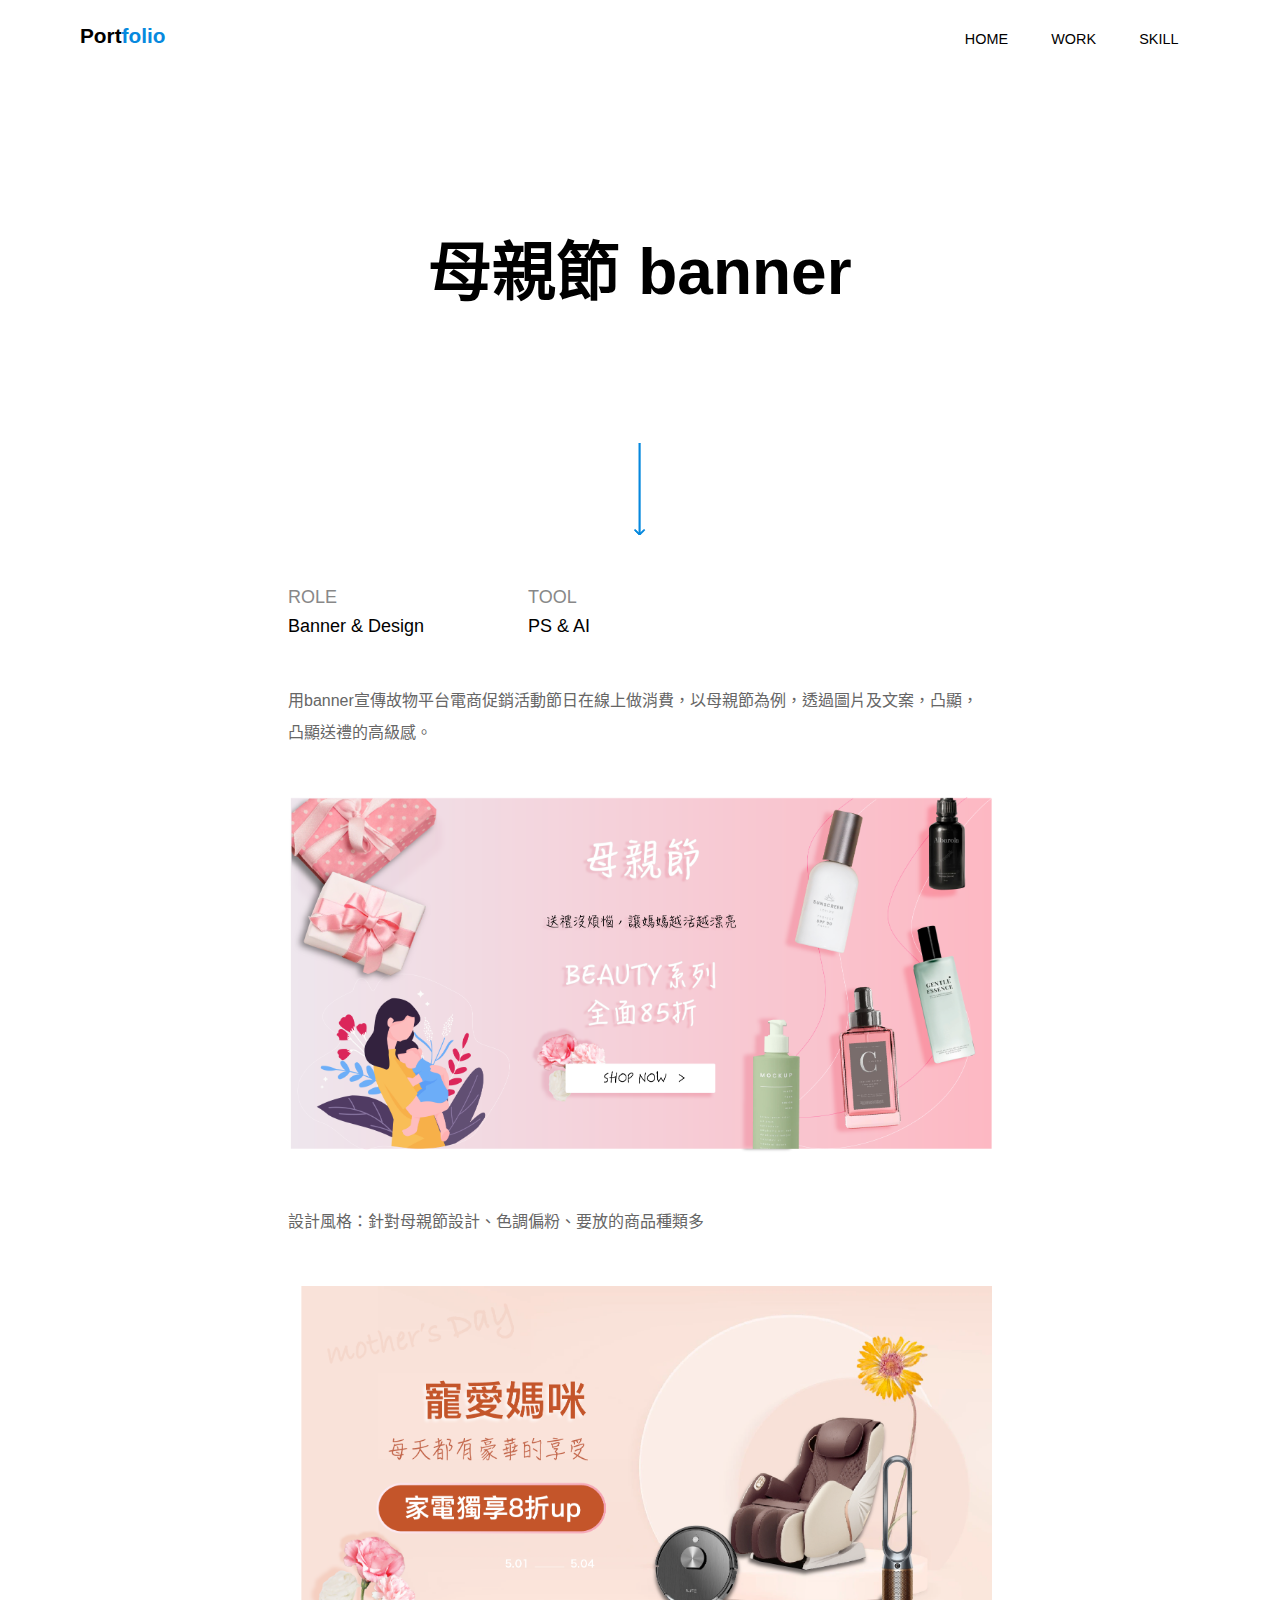
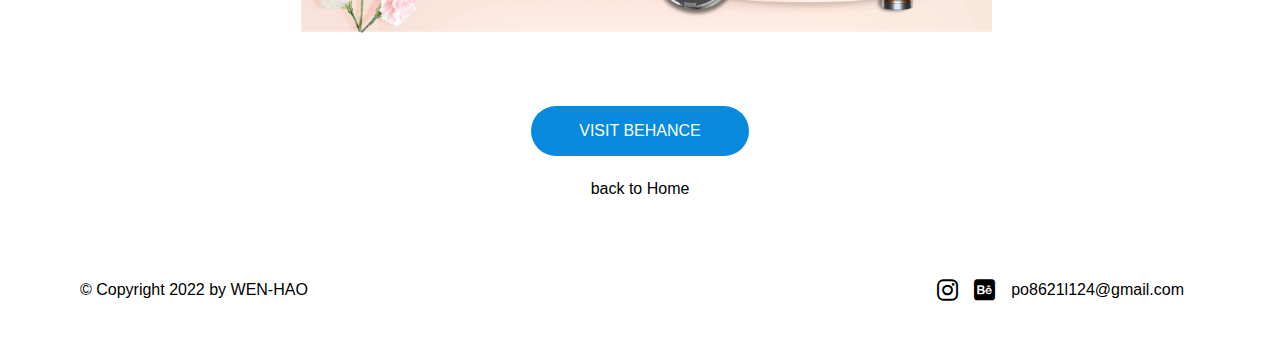
<file: work5.html>
<!doctype html>
<html class="no-js" lang="zh-tw" dir="ltr">
  <head>
    <meta charset="utf-8">
    <meta name="viewport" content="width=device-width, initial-scale=1.0">
    <meta http-equiv="X-UA-Compatible" content="ie=edge">
    <title>母親節 banner</title>
    <link rel="preconnect" href="https://fonts.googleapis.com">
    <link rel="preconnect" href="https://fonts.gstatic.com" crossorigin>
    <link href="https://fonts.googleapis.com/css2?family=Noto+Sans+TC:wght@300;400&display=swap" rel="stylesheet"> 
    <link rel="stylesheet" href="https://cdnjs.cloudflare.com/ajax/libs/font-awesome/6.1.1/css/all.min.css">
    <link rel="stylesheet" href="css/main.css">
    <link rel="stylesheet" href="css/work1.css">
  </head>

  <body>
    <header>
        <a href="index.html" class="logo" style="color: black;" >Port<span>folio</span></a>

        <nav>

          <svg class="close" viewBox="0 0 24 24" fill="none" xmlns="http://www.w3.org/2000/svg">
            <path d="M12 2C10.0222 2 8.08879 2.58649 6.4443 3.6853C4.79981 4.78412 3.51809 6.3459 2.76121 8.17317C2.00433 10.0004 1.8063 12.0111 2.19215 13.9509C2.578 15.8907 3.53041 17.6725 4.92894 19.0711C6.32746 20.4696 8.10929 21.422 10.0491 21.8079C11.9889 22.1937 13.9996 21.9957 15.8268 21.2388C17.6541 20.4819 19.2159 19.2002 20.3147 17.5557C21.4135 15.9112 22 13.9778 22 12C22 10.6868 21.7413 9.38642 21.2388 8.17317C20.7363 6.95991 19.9997 5.85752 19.0711 4.92893C18.1425 4.00035 17.0401 3.26375 15.8268 2.7612C14.6136 2.25866 13.3132 2 12 2V2ZM14.71 13.29C14.8037 13.383 14.8781 13.4936 14.9289 13.6154C14.9797 13.7373 15.0058 13.868 15.0058 14C15.0058 14.132 14.9797 14.2627 14.9289 14.3846C14.8781 14.5064 14.8037 14.617 14.71 14.71C14.617 14.8037 14.5064 14.8781 14.3846 14.9289C14.2627 14.9797 14.132 15.0058 14 15.0058C13.868 15.0058 13.7373 14.9797 13.6154 14.9289C13.4936 14.8781 13.383 14.8037 13.29 14.71L12 13.41L10.71 14.71C10.617 14.8037 10.5064 14.8781 10.3846 14.9289C10.2627 14.9797 10.132 15.0058 10 15.0058C9.86799 15.0058 9.73729 14.9797 9.61543 14.9289C9.49357 14.8781 9.38297 14.8037 9.29 14.71C9.19628 14.617 9.12188 14.5064 9.07111 14.3846C9.02034 14.2627 8.99421 14.132 8.99421 14C8.99421 13.868 9.02034 13.7373 9.07111 13.6154C9.12188 13.4936 9.19628 13.383 9.29 13.29L10.59 12L9.29 10.71C9.1017 10.5217 8.99591 10.2663 8.99591 10C8.99591 9.7337 9.1017 9.4783 9.29 9.29C9.47831 9.1017 9.7337 8.99591 10 8.99591C10.2663 8.99591 10.5217 9.1017 10.71 9.29L12 10.59L13.29 9.29C13.4783 9.1017 13.7337 8.99591 14 8.99591C14.2663 8.99591 14.5217 9.1017 14.71 9.29C14.8983 9.4783 15.0041 9.7337 15.0041 10C15.0041 10.2663 14.8983 10.5217 14.71 10.71L13.41 12L14.71 13.29Z" fill="black"/>
        </svg>

            <ul>
              <li><a href="index.html" style="color: black;">HOME</a></li>
              <li><a href="index.html#work" style="color: black;">WORK</a></li>
              <li><a href="index.html#Skill" style="color: black;">SKILL</a></li>
            </ul>
       </nav>
        <svg class="menu" viewBox="0 0 48 32" fill="black" xmlns="http://www.w3.org/2000/svg">
          <path d="M24 32H0V26.6667H24V32ZM48 18.6667H0V13.3333H48V18.6667ZM48 5.33333H24V0H48V5.33333Z" fill="black"/>
       </svg>
    </header>
    
    <section class="W1">

        <div class="Wcontent">
            <h1>母親節 banner</h1> 
        </div>
        <div class="arrow">
            <svg class="down-arrow" viewBox="0 0 16 132" fill="none" xmlns="http://www.w3.org/2000/svg">
                <path d="M7.29289 131.707C7.68341 132.098 8.31658 132.098 8.7071 131.707L15.0711 125.343C15.4616 124.953 15.4616 124.319 15.0711 123.929C14.6805 123.538 14.0474 123.538 13.6568 123.929L7.99999 129.586L2.34314 123.929C1.95262 123.538 1.31945 123.538 0.928927 123.929C0.538402 124.319 0.538402 124.953 0.928927 125.343L7.29289 131.707ZM7 -4.37114e-08L6.99999 131L8.99999 131L9 4.37114e-08L7 -4.37114e-08Z" fill="black"/>
            </svg>
        </div>

        <section class="Wdetail">
            <div class="container">
                <div class="Role">
                    <div class="itemtitle">ROLE</div>
                    <div class="itemDetail">Banner & Design</div>
                </div>
                <div class="Tool">
                    <div class="itemtitle">TOOL</div>
                    <div class="itemDetail">PS & AI</div>
                </div>
            </div>
            <div class="Design">
                <span>用banner宣傳故物平台電商促銷活動節日在線上做消費，以母親節為例，透過圖片及文案，凸顯，凸顯送禮的高級感。</span>
            </div>
        </section>

        <section class="img">
            <img src="./image/母親節banner2.png" alt="">
            <div class="imgDetail">
                <span>設計風格：針對母親節設計、色調偏粉、要放的商品種類多</span>
            </div>
            <img src="./image/母親節家電banner.png" alt="">
        </section>

        <div class="btn1">
            <a href="https://www.behance.net/gallery/143398823/-banner?tracking_source=project_owner_other_projects" class="btn">VISIT BEHANCE</a>
        </div>
        <div class="btn1">
            <a href="index.html" class="btn-back">back to Home</a>
        </div>

    </section>



    <section class="footer">
        <div class="flex">

          <div class="credit">&copy; Copyright  2022 by WEN-HAO</div>
          <div class="info"> 
            <a href="https://www.instagram.com/imwenhao_/"><i class="fa-brands fa-instagram"></i></a>
            <a href="https://www.behance.net/po8621l124b2f9"><i class="fa-brands fa-behance-square"></i></a>
            <a href="mailto:po8621l124@gmail.com">po8621l124@gmail.com</a> 
          </div>
         
        </div>
     
      </section>

    <script src="js/main.js"></script>
  </body>
</html>
</file>
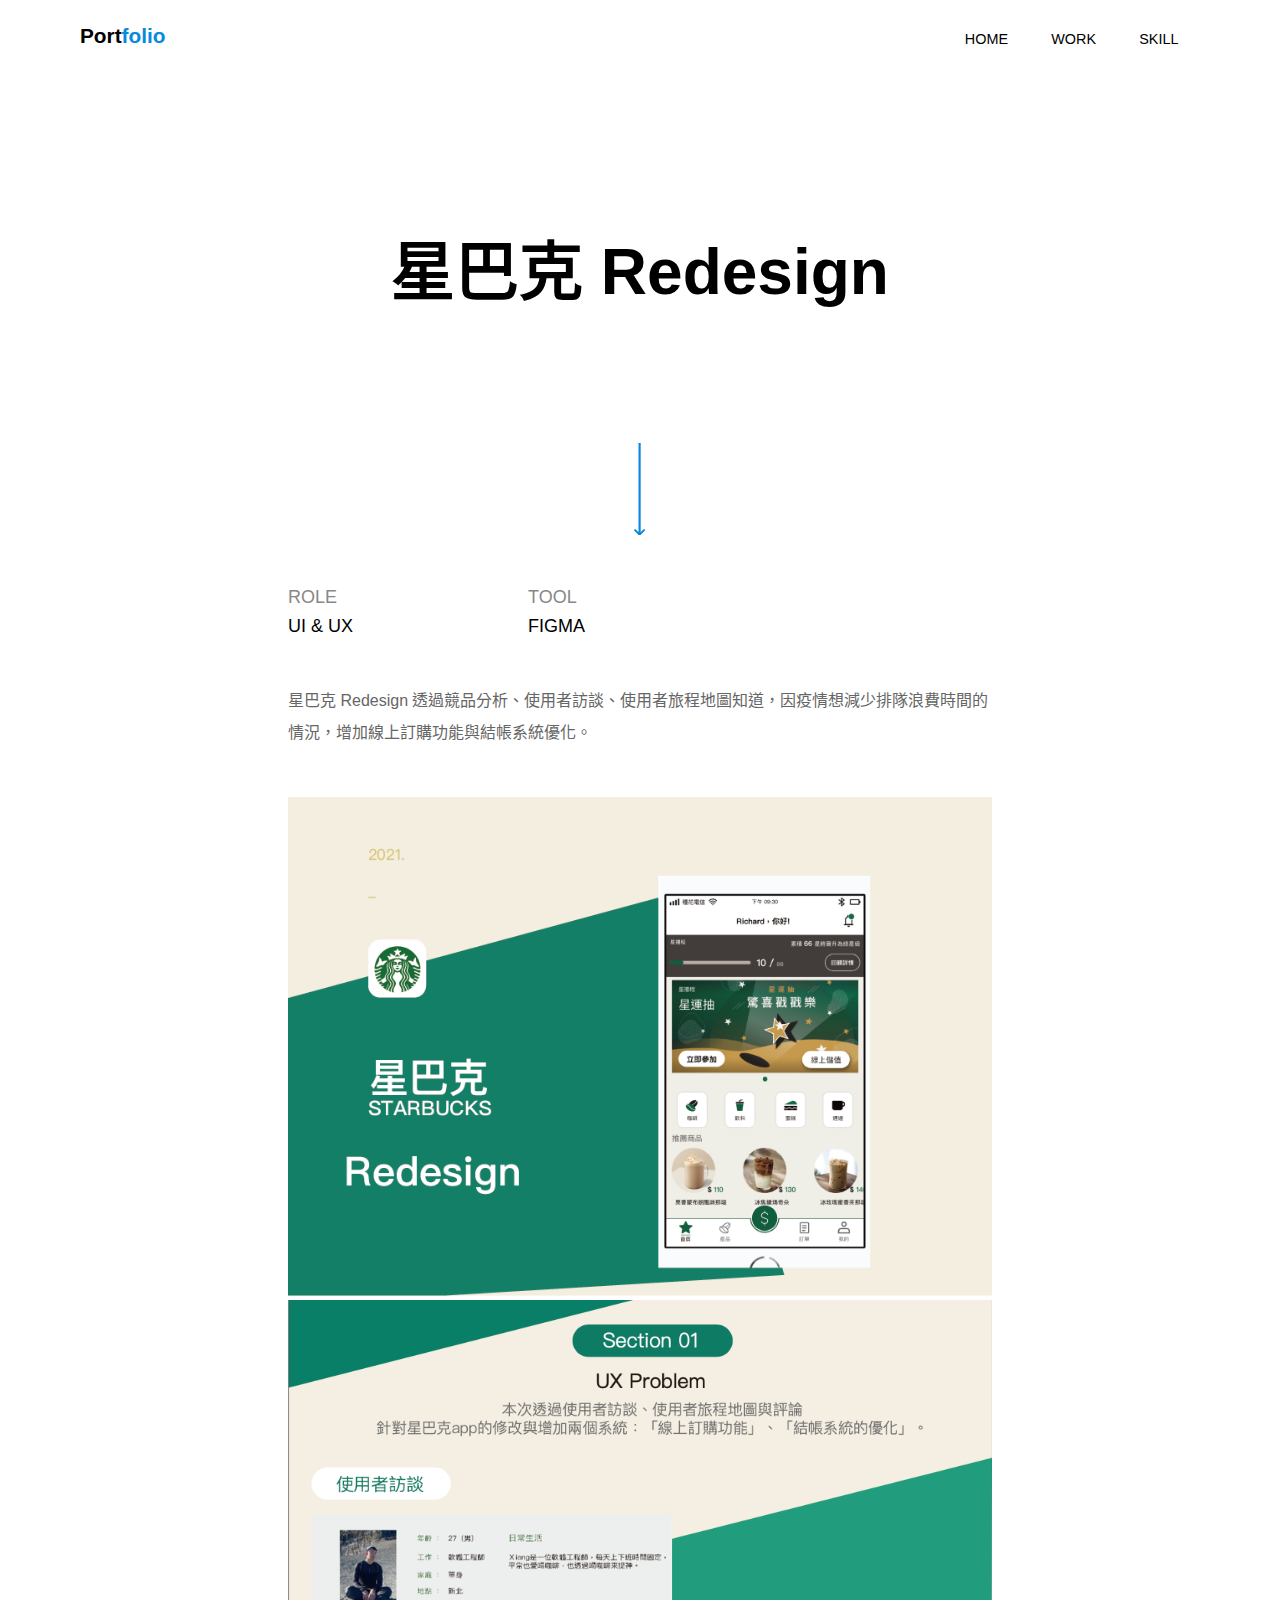
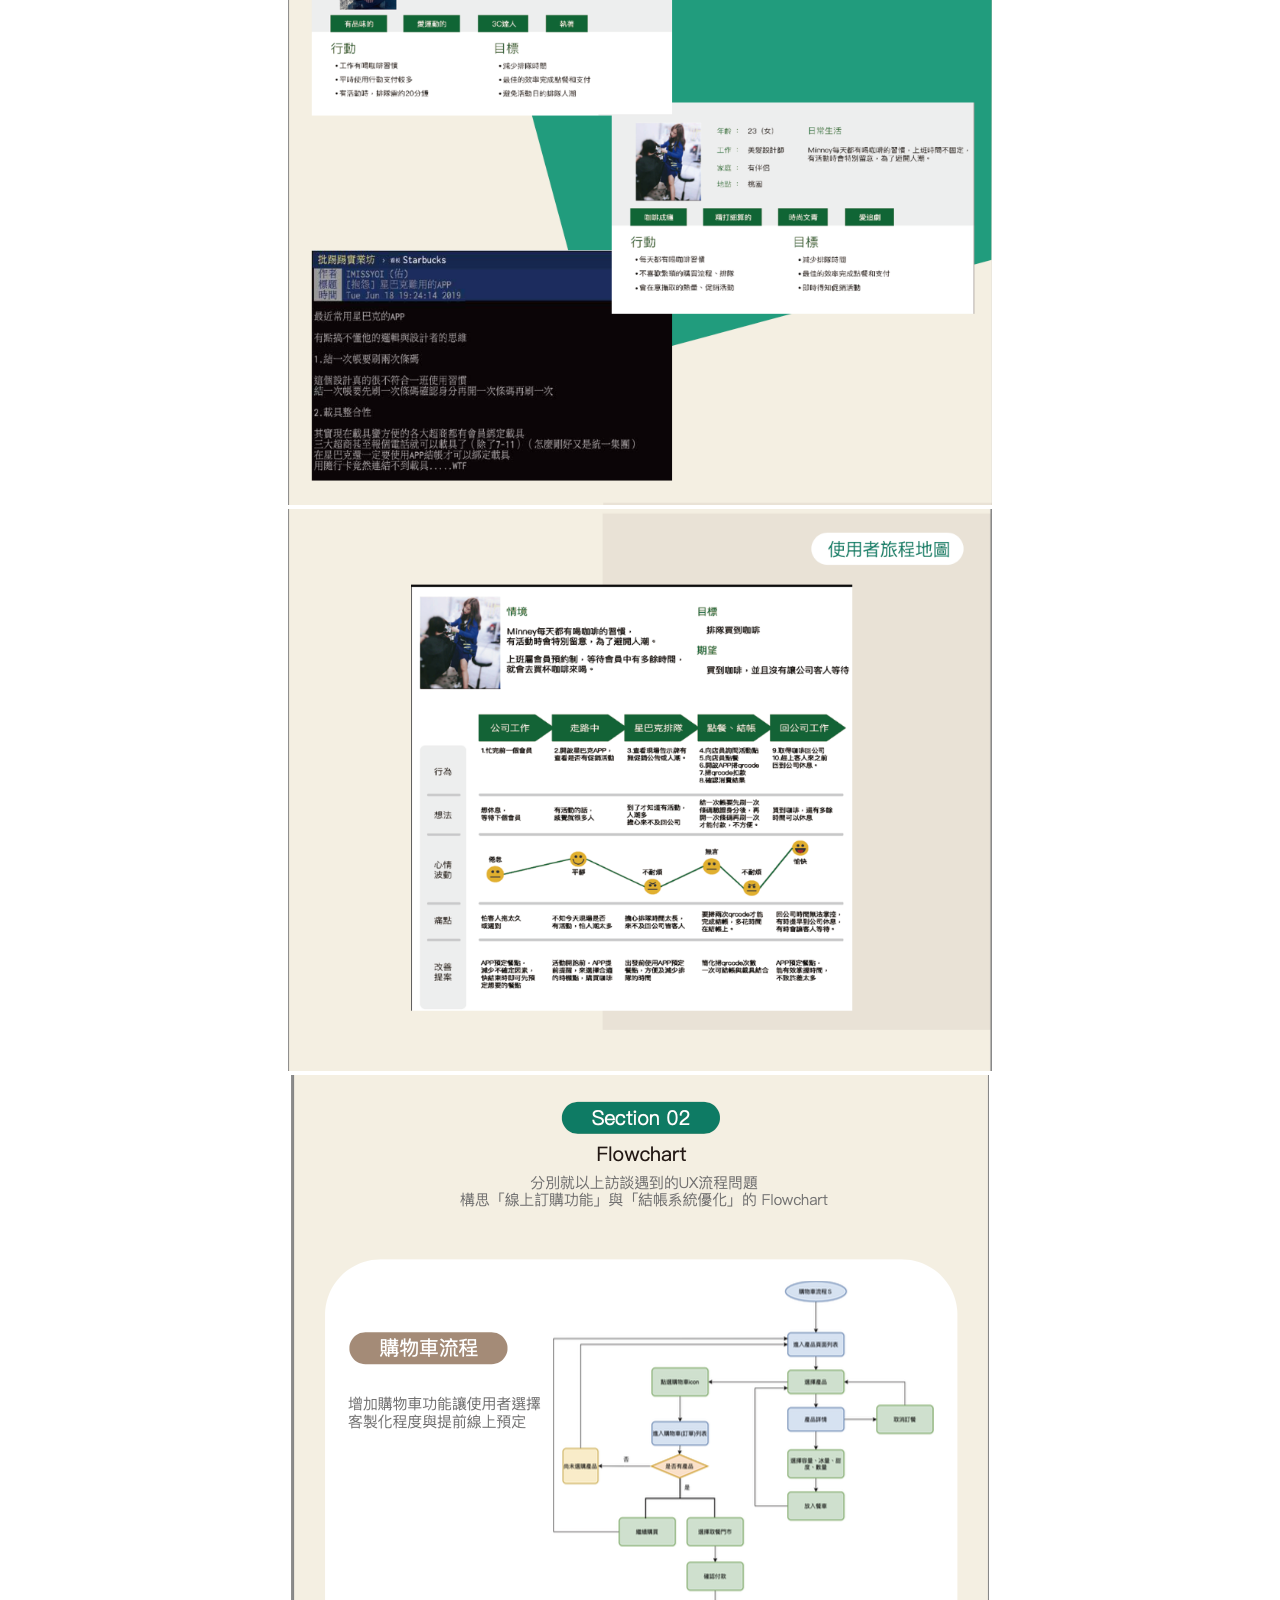
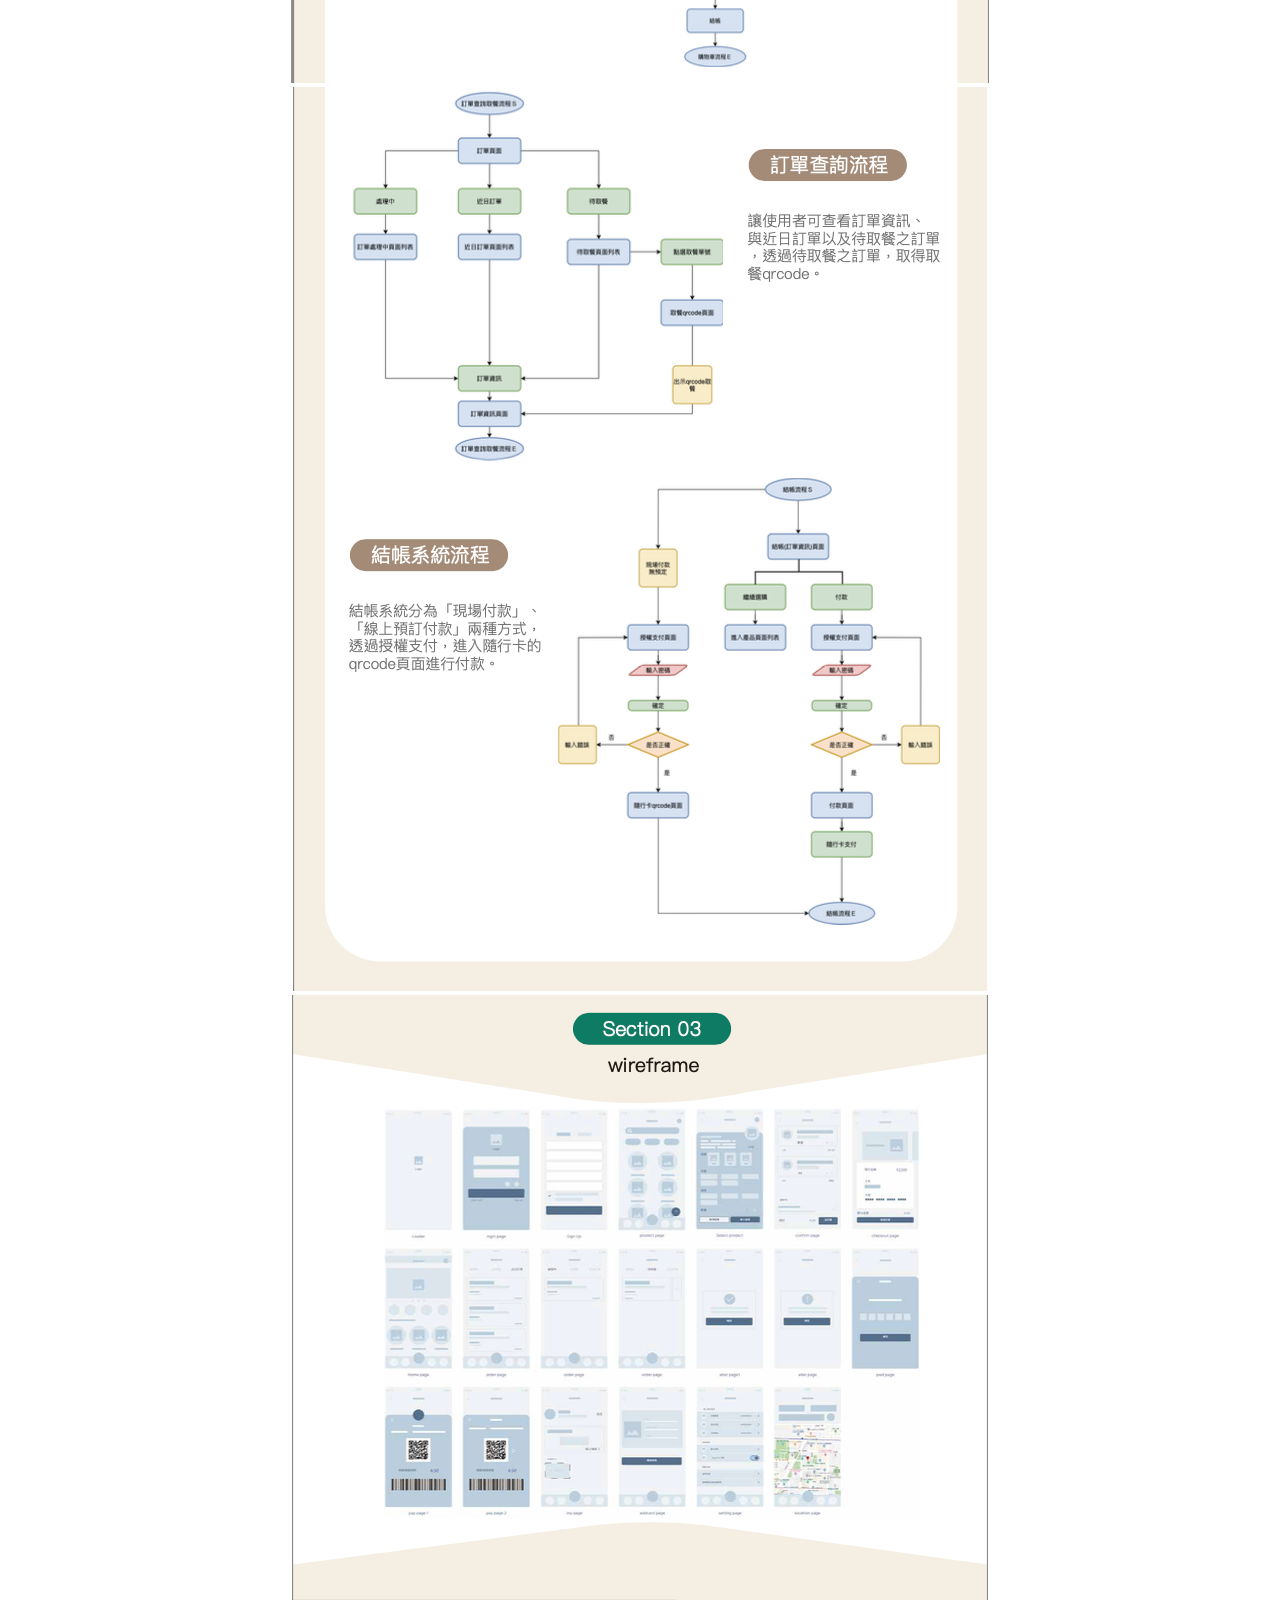
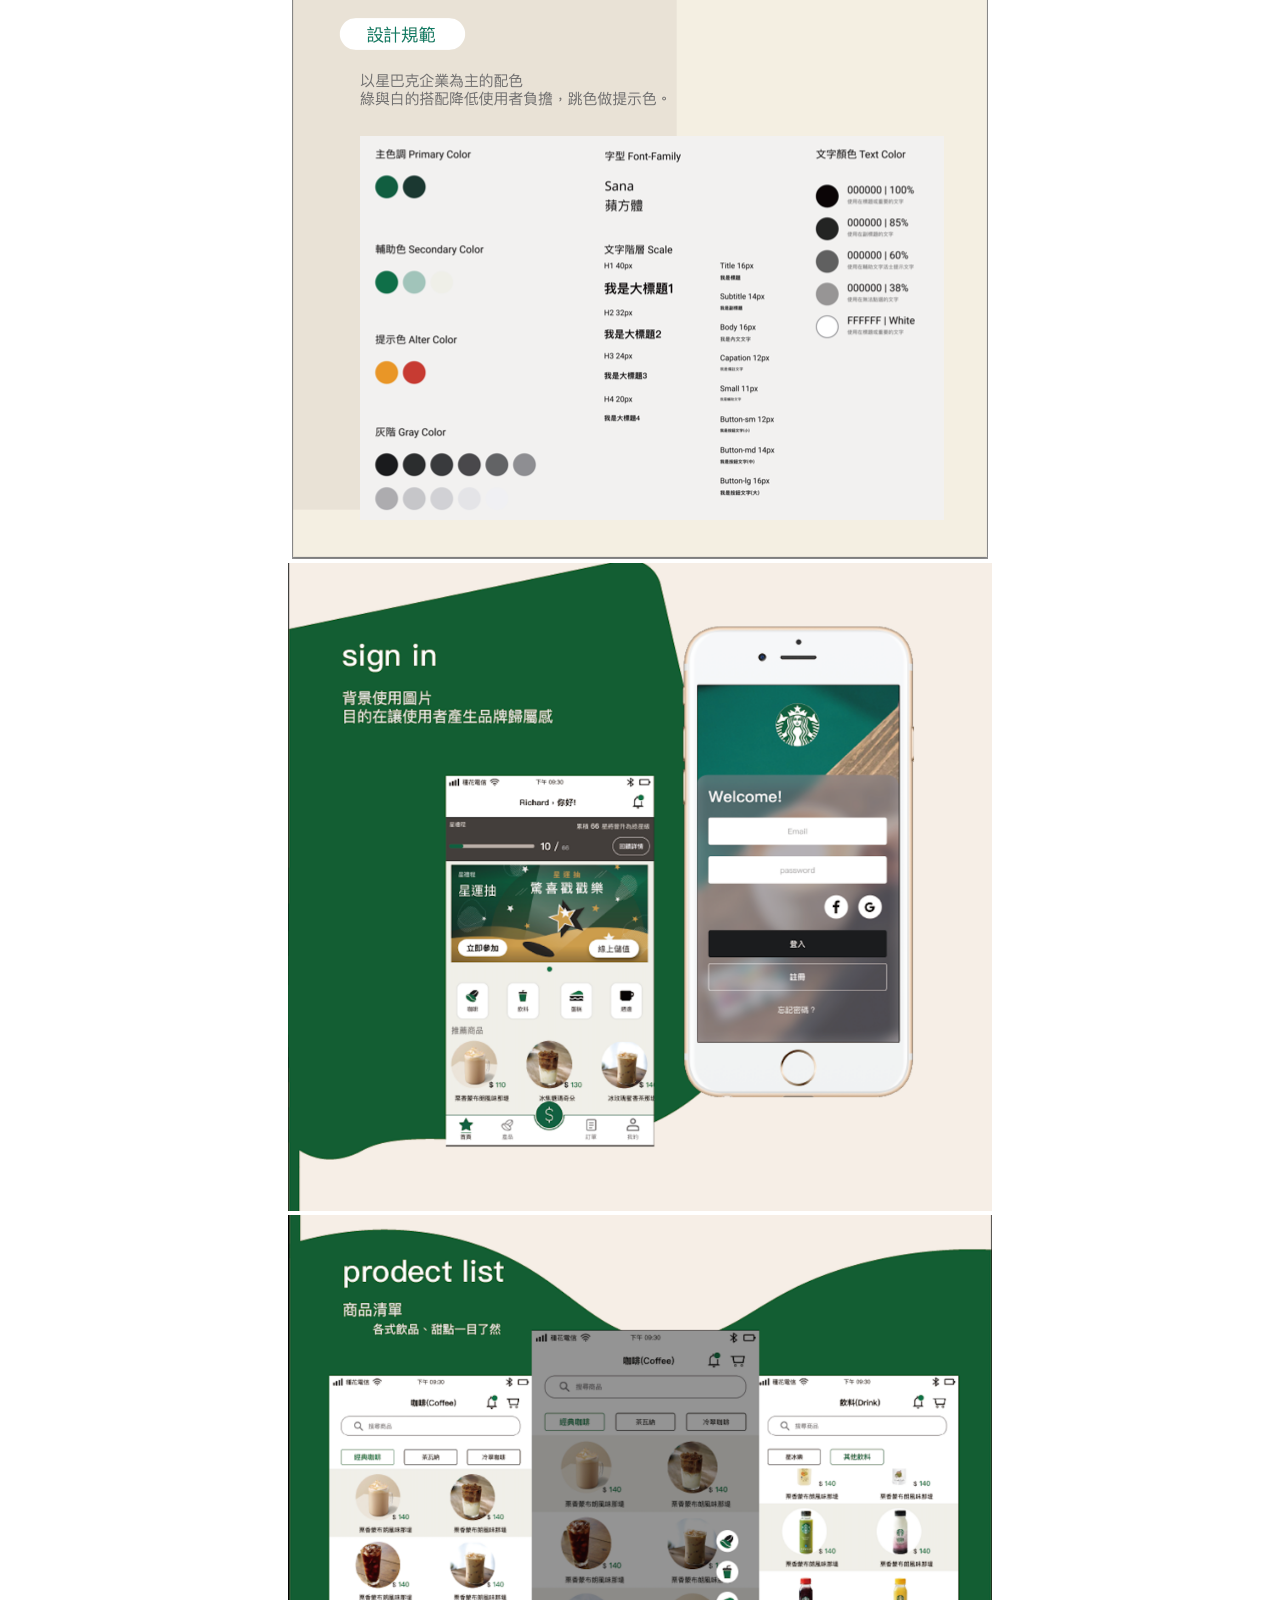
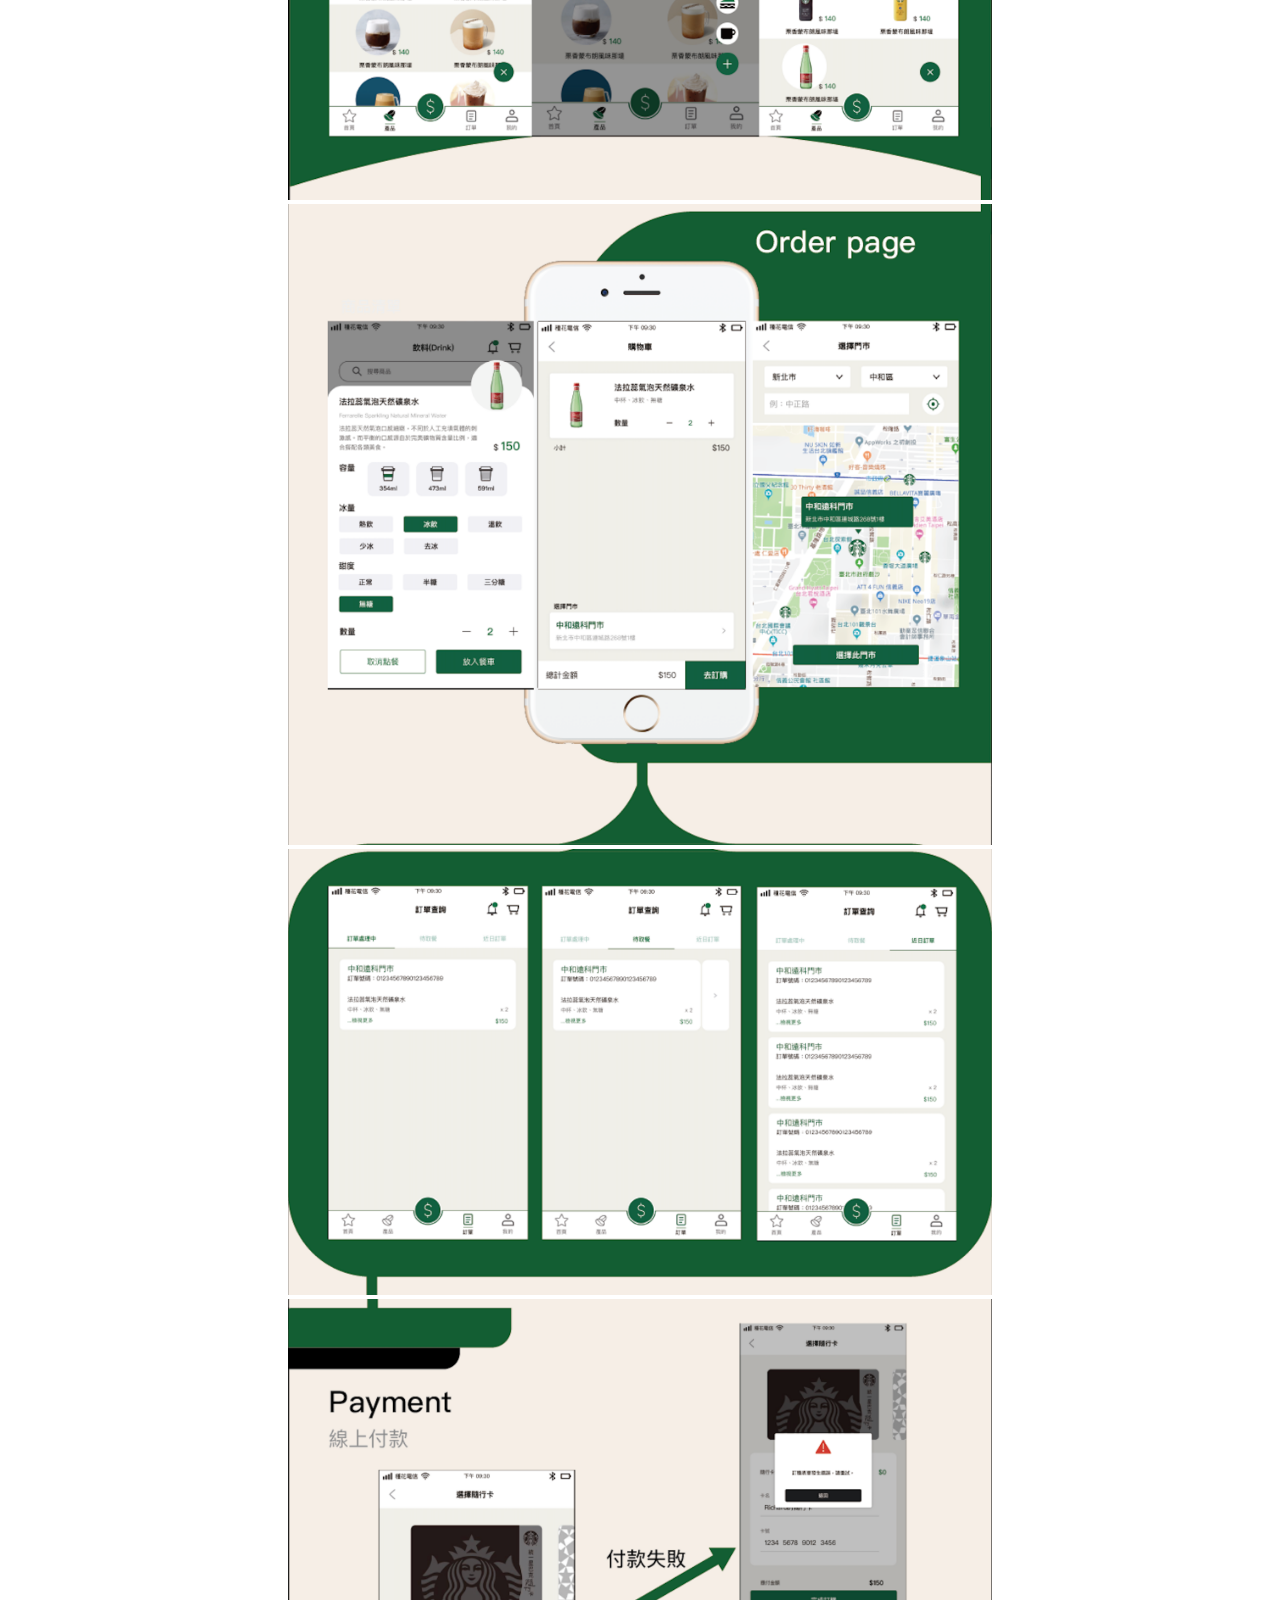
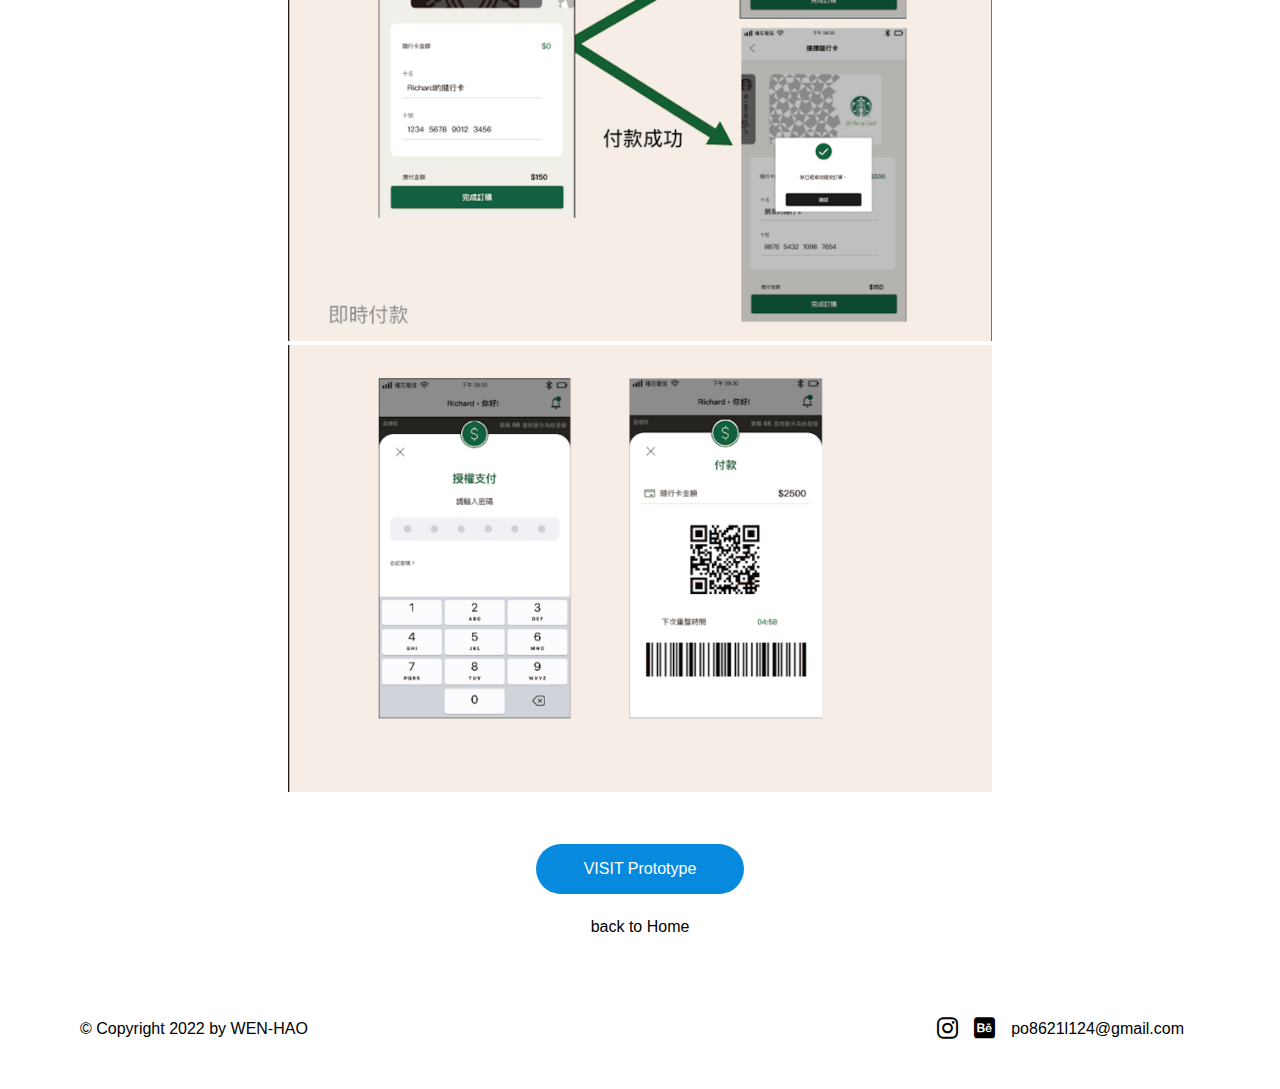
<file: work6.html>
<!doctype html>
<html class="no-js" lang="zh-tw" dir="ltr">
  <head>
    <meta charset="utf-8">
    <meta name="viewport" content="width=device-width, initial-scale=1.0">
    <meta http-equiv="X-UA-Compatible" content="ie=edge">
    <title>星巴克 Redesign</title>
    <link rel="preconnect" href="https://fonts.googleapis.com">
    <link rel="preconnect" href="https://fonts.gstatic.com" crossorigin>
    <link href="https://fonts.googleapis.com/css2?family=Noto+Sans+TC:wght@300;400&display=swap" rel="stylesheet"> 
    <link rel="stylesheet" href="https://cdnjs.cloudflare.com/ajax/libs/font-awesome/6.1.1/css/all.min.css">
    <link rel="stylesheet" href="css/main.css">
    <link rel="stylesheet" href="css/work1.css">
  </head>

  <body>
    <header>
        <a href="index.html" class="logo" style="color: black;" >Port<span>folio</span></a>

        <nav>

          <svg class="close" viewBox="0 0 24 24" fill="none" xmlns="http://www.w3.org/2000/svg">
            <path d="M12 2C10.0222 2 8.08879 2.58649 6.4443 3.6853C4.79981 4.78412 3.51809 6.3459 2.76121 8.17317C2.00433 10.0004 1.8063 12.0111 2.19215 13.9509C2.578 15.8907 3.53041 17.6725 4.92894 19.0711C6.32746 20.4696 8.10929 21.422 10.0491 21.8079C11.9889 22.1937 13.9996 21.9957 15.8268 21.2388C17.6541 20.4819 19.2159 19.2002 20.3147 17.5557C21.4135 15.9112 22 13.9778 22 12C22 10.6868 21.7413 9.38642 21.2388 8.17317C20.7363 6.95991 19.9997 5.85752 19.0711 4.92893C18.1425 4.00035 17.0401 3.26375 15.8268 2.7612C14.6136 2.25866 13.3132 2 12 2V2ZM14.71 13.29C14.8037 13.383 14.8781 13.4936 14.9289 13.6154C14.9797 13.7373 15.0058 13.868 15.0058 14C15.0058 14.132 14.9797 14.2627 14.9289 14.3846C14.8781 14.5064 14.8037 14.617 14.71 14.71C14.617 14.8037 14.5064 14.8781 14.3846 14.9289C14.2627 14.9797 14.132 15.0058 14 15.0058C13.868 15.0058 13.7373 14.9797 13.6154 14.9289C13.4936 14.8781 13.383 14.8037 13.29 14.71L12 13.41L10.71 14.71C10.617 14.8037 10.5064 14.8781 10.3846 14.9289C10.2627 14.9797 10.132 15.0058 10 15.0058C9.86799 15.0058 9.73729 14.9797 9.61543 14.9289C9.49357 14.8781 9.38297 14.8037 9.29 14.71C9.19628 14.617 9.12188 14.5064 9.07111 14.3846C9.02034 14.2627 8.99421 14.132 8.99421 14C8.99421 13.868 9.02034 13.7373 9.07111 13.6154C9.12188 13.4936 9.19628 13.383 9.29 13.29L10.59 12L9.29 10.71C9.1017 10.5217 8.99591 10.2663 8.99591 10C8.99591 9.7337 9.1017 9.4783 9.29 9.29C9.47831 9.1017 9.7337 8.99591 10 8.99591C10.2663 8.99591 10.5217 9.1017 10.71 9.29L12 10.59L13.29 9.29C13.4783 9.1017 13.7337 8.99591 14 8.99591C14.2663 8.99591 14.5217 9.1017 14.71 9.29C14.8983 9.4783 15.0041 9.7337 15.0041 10C15.0041 10.2663 14.8983 10.5217 14.71 10.71L13.41 12L14.71 13.29Z" fill="black"/>
        </svg>

            <ul>
              <li><a href="index.html" style="color: black;">HOME</a></li>
              <li><a href="index.html#work" style="color: black;">WORK</a></li>
              <li><a href="index.html#Skill" style="color: black;">SKILL</a></li>
            </ul>
       </nav>
        <svg class="menu" viewBox="0 0 48 32" fill="black" xmlns="http://www.w3.org/2000/svg">
          <path d="M24 32H0V26.6667H24V32ZM48 18.6667H0V13.3333H48V18.6667ZM48 5.33333H24V0H48V5.33333Z" fill="black"/>
       </svg>
    </header>
    
    <section class="W1">

        <div class="Wcontent">
            <h1>星巴克 Redesign</h1> 
        </div>
        <div class="arrow">
            <svg class="down-arrow" viewBox="0 0 16 132" fill="none" xmlns="http://www.w3.org/2000/svg">
                <path d="M7.29289 131.707C7.68341 132.098 8.31658 132.098 8.7071 131.707L15.0711 125.343C15.4616 124.953 15.4616 124.319 15.0711 123.929C14.6805 123.538 14.0474 123.538 13.6568 123.929L7.99999 129.586L2.34314 123.929C1.95262 123.538 1.31945 123.538 0.928927 123.929C0.538402 124.319 0.538402 124.953 0.928927 125.343L7.29289 131.707ZM7 -4.37114e-08L6.99999 131L8.99999 131L9 4.37114e-08L7 -4.37114e-08Z" fill="black"/>
            </svg>
        </div>

        <section class="Wdetail">
            <div class="container">
                <div class="Role">
                    <div class="itemtitle">ROLE</div>
                    <div class="itemDetail">UI & UX</div>
                </div>
                <div class="Tool">
                    <div class="itemtitle">TOOL</div>
                    <div class="itemDetail">FIGMA</div>
                </div>
            </div>
            <div class="Design">
                <span>星巴克 Redesign 透過競品分析、使用者訪談、使用者旅程地圖知道，因疫情想減少排隊浪費時間的情況，增加線上訂購功能與結帳系統優化。</span>
            </div>
        </section>

        <section class="img">
            <img src="./image/new starbucks封面.png" alt="">
            <img src="./image/s2.png" alt="">
            <img src="./image/s3.png" alt="">
            <img src="./image/s4.png" alt="">
            <img src="./image/s5.png" alt="">
            <img src="./image/s6.png" alt="">
            <img src="./image/s7.png" alt="">
            <img src="./image/s8.png" alt="">
            <img src="./image/s9.png" alt="">
            <img src="./image/s10.png" alt="">
            <img src="./image/s11.png" alt="">
            <img src="./image/s12.png" alt="">
        </section>

        <div class="btn1">
            <a href="https://www.figma.com/proto/sKr1DmSRJE0RME1CK2UB1K/prototype?node-id=53%3A8&scaling=scale-down" class="btn">VISIT Prototype</a>
        </div>
        <div class="btn1">
            <a href="index.html" class="btn-back">back to Home</a>
        </div>

    </section>



    <section class="footer">
        <div class="flex">

          <div class="credit">&copy; Copyright  2022 by WEN-HAO</div>
          <div class="info"> 
            <a href="https://www.instagram.com/imwenhao_/"><i class="fa-brands fa-instagram"></i></a>
            <a href="https://www.behance.net/po8621l124b2f9"><i class="fa-brands fa-behance-square"></i></a>
            <a href="mailto:po8621l124@gmail.com">po8621l124@gmail.com</a> 
          </div>
         
        </div>
     
      </section>

    <script src="js/main.js"></script>
  </body>
</html>
</file>
<file: css/main.css>
@charset "UTF-8";
body {
  margin: 1.5em;
  font-family: 'Noto Sans Traditional Chinese', sans-serif;
}

a {
  text-decoration: none;
  font-size: 1.3rem;
}

.hero-img {
  position: absolute;
  top: 0;
  left: 0;
  background: url(../image/logo2.png);
  background-size: cover;
  background-position-x: 20%;
  background-position-y: 20%;
  width: 100%;
  height: 100vh;
  z-index: -1;
  -webkit-animation: introLoad 2s forwards;
          animation: introLoad 2s forwards;
}

.logo {
  color: #fff;
  font-weight: bold;
}

nav {
  position: fixed;
  right: 0;
  top: 0;
  background-color: #fff;
  height: 100vh;
  width: 50%;
  z-index: 999;
  text-transform: uppercase;
  -webkit-transform: translateX(100%);
          transform: translateX(100%);
  -webkit-transition: -webkit-transform .5s ease-in-out;
  transition: -webkit-transform .5s ease-in-out;
  transition: transform .5s ease-in-out;
  transition: transform .5s ease-in-out, -webkit-transform .5s ease-in-out;
}

nav ul {
  list-style-type: none;
  padding: 0;
  margin-top: 8em;
}

nav ul a {
  color: #000;
  padding: .75em 2em;
  display: block;
  width: 100%;
}

nav ul a:hover {
  background-color: #fff;
}

nav .close {
  float: right;
  margin: 2em;
  width: 2.5em;
}

header {
  display: -webkit-box;
  display: -ms-flexbox;
  display: flex;
  -webkit-box-pack: justify;
      -ms-flex-pack: justify;
          justify-content: space-between;
}

header svg {
  width: 2.3em;
  margin-top: -.6em;
  cursor: pointer;
}

h1 {
  font-size: 3rem;
  margin-top: 2em;
  line-height: 3.3rem;
}

.subhead {
  font-size: 1.4rem;
}

section.hero {
  color: #fff;
  height: 90vh;
  -webkit-animation: moveDown 1s ease-in-out forwards;
          animation: moveDown 1s ease-in-out forwards;
  opacity: 0;
}

section.hero .down-arrow {
  stroke: #fff;
  position: absolute;
  bottom: 2em;
  width: 1em;
  animation: moveArrow 1s alternate-reverse infinite;
}

section.hero .down-arrow path {
  fill: #fff;
}

.more-info img {
  width: 100%;
  -o-object-fit: cover;
     object-fit: cover;
  height: 11em;
}

.more-info .title {
  font-weight: bold;
  font-size: 1.25rem;
}

.more-info .title2 {
  line-height: 1.5rem;
}

.open-nav {
  -webkit-transform: translateX(0);
          transform: translateX(0);
}

.container {
  max-width: auto;
  margin: 0 auto;
  display: -webkit-box;
  display: -ms-flexbox;
  display: flex;
  -webkit-box-orient: horizontal;
  -webkit-box-direction: normal;
      -ms-flex-flow: row wrap;
          flex-flow: row wrap;
  -webkit-box-align: center;
      -ms-flex-align: center;
          align-items: center;
}

.more-work .work-container {
  display: -ms-grid;
  display: grid;
  -ms-grid-columns: (minmax(20rem, 1fr))[auto-fit];
      grid-template-columns: repeat(auto-fit, minmax(20rem, 1fr));
  gap: 1rem;
  -webkit-box-pack: center;
      -ms-flex-pack: center;
          justify-content: center;
  margin-bottom: 1.5rem;
  -webkit-animation: introLoad 2s forwards;
          animation: introLoad 2s forwards;
}

.more-work .work-container .box {
  text-align: center;
}

.more-work .work-container .box .img-container_1 {
  background: url("../image/TEAMJOINED ad banner.JPG") no-repeat;
  background-size: cover;
  background-position: center;
}

.more-work .work-container .box .img-container_2 {
  background: url("../image/lazyfish ad banner.png") no-repeat;
  background-size: cover;
  background-position: center;
}

.more-work .work-container .box .img-container .text {
  text-align: center;
  background: #2770b4;
  padding: 8rem 0;
  -webkit-transform: rotateX(-90deg);
          transform: rotateX(-90deg);
  -webkit-transform-origin: 50% 50%;
          transform-origin: 50% 50%;
  -webkit-transition: 0.5s;
  transition: 0.5s;
  opacity: 0;
  color: #fff;
  font-size: 1.5rem;
}

.more-work .work-container .box .img-container .text p {
  font-size: 1rem;
}

.more-work .work-container .box .img-container:hover .text {
  -webkit-transform: rotateX(0deg);
          transform: rotateX(0deg);
  opacity: 1;
}

.more-work .work-container2 {
  display: -ms-grid;
  display: grid;
  -ms-grid-columns: (minmax(20rem, 1fr))[auto-fit];
      grid-template-columns: repeat(auto-fit, minmax(20rem, 1fr));
  gap: 1rem;
  -webkit-box-pack: center;
      -ms-flex-pack: center;
          justify-content: center;
  margin-bottom: 1.5rem;
}

.more-work .work-container2 .box {
  text-align: center;
}

.more-work .work-container2 .box .img-container_3 {
  background: url("../image/食物banner.png") no-repeat;
  background-size: cover;
  background-position: center;
}

.more-work .work-container2 .box .img-container_4 {
  background: url("../image/母親節banner2.png") no-repeat;
  background-size: cover;
  background-position: center;
}

.more-work .work-container2 .box .img-container_5 {
  background: url("../image/服裝banner2.png") no-repeat;
  background-size: cover;
  background-position: center;
}

.more-work .work-container2 .box .img-container .text {
  text-align: center;
  background: #2770b4;
  padding: 4rem 0;
  -webkit-transform: rotateX(-90deg);
          transform: rotateX(-90deg);
  -webkit-transform-origin: 50% 50%;
          transform-origin: 50% 50%;
  -webkit-transition: 0.5s;
  transition: 0.5s;
  opacity: 0;
  color: #fff;
  font-size: 1.5rem;
}

.more-work .work-container2 .box .img-container .text p {
  font-size: 1rem;
}

.more-work .work-container2 .box .img-container:hover .text {
  -webkit-transform: rotateX(0deg);
          transform: rotateX(0deg);
  opacity: 1;
}

.more-work .work-container3 {
  display: -ms-grid;
  display: grid;
  -ms-grid-columns: (minmax(20rem, 1fr))[auto-fit];
      grid-template-columns: repeat(auto-fit, minmax(20rem, 1fr));
  gap: 1rem;
  -webkit-box-pack: center;
      -ms-flex-pack: center;
          justify-content: center;
  margin-bottom: 3rem;
}

.more-work .work-container3 .box {
  text-align: center;
  width: 100%;
}

.more-work .work-container3 .box .img-container_6 {
  background: url("../image/new starbucks封面.png") no-repeat;
  background-size: cover;
  background-position: center;
}

.more-work .work-container3 .box .img-container_7 {
  background: url("../image/lading page.png") no-repeat;
  background-size: cover;
  background-position: center;
}

.more-work .work-container3 .box .img-container .text {
  text-align: center;
  background: #2770b4;
  padding: 8rem 0;
  -webkit-transform: rotateX(-90deg);
          transform: rotateX(-90deg);
  -webkit-transform-origin: 50% 50%;
          transform-origin: 50% 50%;
  -webkit-transition: 0.5s;
  transition: 0.5s;
  opacity: 0;
  color: #fff;
  font-size: 1.5rem;
}

.more-work .work-container3 .box .img-container .text p {
  font-size: 1rem;
}

.more-work .work-container3 .box .img-container:hover .text {
  -webkit-transform: rotateX(0deg);
          transform: rotateX(0deg);
  opacity: 1;
}

.facility h2 {
  text-align: center;
  font-size: 2rem;
  margin-top: 3rem;
}

.facility .box-container {
  display: -ms-grid;
  display: grid;
  -ms-grid-columns: (minmax(15rem, 1fr))[auto-fit];
      grid-template-columns: repeat(auto-fit, minmax(15rem, 1fr));
  gap: 1rem;
  -webkit-box-align: center;
      -ms-flex-align: center;
          align-items: center;
  margin-top: 7rem;
}

.facility .box-container .box {
  text-align: center;
  margin-bottom: 2rem;
}

.facility .box-container .box img {
  height: 4rem;
  margin-bottom: 1rem;
}

.facility .box-container h3 {
  font-size: 1.4rem;
  color: #000;
  margin: 1rem;
}

.facility .box-container p {
  line-height: 2;
  font-size: 1rem;
  color: #666;
}

.footer {
  font-family: 'Nunito', sans-serif;
  margin-left: 2rem;
  margin-bottom: 3rem;
  margin-top: 5rem;
}

.footer .flex {
  font-size: 1rem;
  display: block;
  -webkit-box-align: center;
      -ms-flex-align: center;
          align-items: center;
  -webkit-box-pack: justify;
      -ms-flex-pack: justify;
          justify-content: space-between;
  position: relative;
}

.footer .flex .credit {
  display: block ruby;
  margin-bottom: 1.5rem;
}

.footer .flex .info {
  display: -webkit-box;
  display: -ms-flexbox;
  display: flex;
  -webkit-box-align: center;
      -ms-flex-align: center;
          align-items: center;
}

.footer .flex .info a {
  color: #000;
  display: block;
  font-size: 1rem;
  padding-right: 1rem;
}

.footer .flex .info a i {
  font-size: 1.5rem;
}

@media only screen and (min-width: 680px) {
  body {
    margin: 1.5em 5em;
    font-family: 'Noto Sans Traditional Chinese', sans-serif;
  }
  .facility h2 {
    font-size: 2rem;
  }
  .facility .box-container .box img {
    height: 3rem;
  }
  .footer {
    margin-left: 0rem;
  }
  .footer .flex {
    display: -webkit-box;
    display: -ms-flexbox;
    display: flex;
  }
}

@media only screen and (min-width: 920px) {
  .menu {
    display: none;
  }
  nav {
    -webkit-transform: translateX(0);
            transform: translateX(0);
    position: unset;
    display: block;
    width: auto;
    height: auto;
    background: none;
  }
  nav .close {
    display: none;
  }
  nav ul {
    display: -webkit-box;
    display: -ms-flexbox;
    display: flex;
    margin: 0;
  }
  nav ul a {
    color: #fff;
    padding: .5em 1.5em;
    font-size: .9rem;
  }
  nav ul a:hover {
    background: none;
    text-decoration: underline;
  }
  .hero-img {
    left: unset;
    right: 0;
    width: 50%;
    height: 42em;
  }
  .logo {
    color: #000;
  }
  .logo span {
    color: #0789de;
  }
  section.hero {
    color: #000;
    height: auto;
    width: 40%;
    margin-bottom: 8em;
  }
  section.hero .down-arrow {
    stroke: #000;
    position: unset;
  }
  section.hero .down-arrow path {
    fill: #000;
  }
  .feature {
    display: -ms-grid;
    display: grid;
    -ms-grid-columns: (auto)[2];
        grid-template-columns: repeat(2, auto);
    gap: 3em;
    margin-bottom: 8em;
  }
  .feature img {
    width: 25em;
  }
  .content {
    width: 25em;
  }
  .left {
        grid-template-areas: "left right";
  }
  .left img {
    -ms-grid-row: 1;
    -ms-grid-column: 1;
    grid-area: left;
  }
  .left .content {
    text-align: left;
    width: 25em;
    -ms-grid-column-align: left;
        justify-self: left;
  }
  .facility h2 {
    font-size: 2rem;
  }
  .facility .box-container .box img {
    height: 4rem;
  }
  .footer {
    margin-left: 0rem;
  }
  .footer .flex {
    display: -webkit-box;
    display: -ms-flexbox;
    display: flex;
  }
  .footer .flex .credit {
    margin-bottom: 0;
  }
}

@media only screen and (min-width: 1200px) {
  .wrapper {
    margin: 0 auto;
  }
  .feature {
    gap: 0;
  }
  .footer {
    margin-left: 0rem;
  }
  .footer .flex {
    display: -webkit-box;
    display: -ms-flexbox;
    display: flex;
  }
  .footer .flex .credit {
    margin-bottom: 0;
  }
}

@-webkit-keyframes introLoad {
  from {
    -webkit-clip-path: polygon(0 0, 100% 0, 100% 0, 0 0);
            clip-path: polygon(0 0, 100% 0, 100% 0, 0 0);
  }
  to {
    -webkit-clip-path: polygon(0 0, 100% 0, 100% 100%, 0 100%);
            clip-path: polygon(0 0, 100% 0, 100% 100%, 0 100%);
  }
}

@keyframes introLoad {
  from {
    -webkit-clip-path: polygon(0 0, 100% 0, 100% 0, 0 0);
            clip-path: polygon(0 0, 100% 0, 100% 0, 0 0);
  }
  to {
    -webkit-clip-path: polygon(0 0, 100% 0, 100% 100%, 0 100%);
            clip-path: polygon(0 0, 100% 0, 100% 100%, 0 100%);
  }
}

@-webkit-keyframes moveArrow {
  from {
    -webkit-transform: translateY(-50px);
            transform: translateY(-50px);
  }
  to {
    -webkit-transform: translateY(0px);
            transform: translateY(0px);
  }
}

@keyframes moveArrow {
  from {
    -webkit-transform: translateY(-50px);
            transform: translateY(-50px);
  }
  to {
    -webkit-transform: translateY(0px);
            transform: translateY(0px);
  }
}

@-webkit-keyframes moveDown {
  from {
    -webkit-transform: translateY(-10px);
            transform: translateY(-10px);
  }
  to {
    -webkit-transform: translateY(0px);
            transform: translateY(0px);
    opacity: 1;
  }
}

@keyframes moveDown {
  from {
    -webkit-transform: translateY(-10px);
            transform: translateY(-10px);
  }
  to {
    -webkit-transform: translateY(0px);
            transform: translateY(0px);
    opacity: 1;
  }
}
/*# sourceMappingURL=main.css.map */
</file>
<file: css/work1.css>
section.W1 {
  margin-top: 12rem;
}

section.W1 h1 {
  font-size: 2rem;
}

section.W1 .down-arrow {
  stroke: #0789de;
  width: .7rem;
  animation: moveArrow 1s alternate-reverse infinite;
}

section.W1 .down-arrow path {
  fill: #0789de;
}

section.W1 .arrow {
  margin-top: 5rem;
}

section.Wdetail {
  margin-top: 3rem;
}

section.Wdetail .container {
  display: -ms-grid;
  display: grid;
  -ms-grid-columns: (15rem)[auto-fit];
      grid-template-columns: repeat(auto-fit, 15rem);
}

section.Wdetail .Role {
  margin-bottom: 1.5rem;
}

section.Wdetail .itemtitle {
  font-size: 18px;
  color: #888888;
  margin-bottom: .5rem;
}

section.Wdetail .itemDetail {
  font-size: 18px;
}

section.Wdetail .Design {
  margin-top: 3rem;
  color: #666;
  line-height: 2;
}

section.img {
  margin-top: 3rem;
}

section.img img {
  max-width: 100%;
  height: auto;
}

section.img .imgDetail {
  margin-top: 3rem;
  margin-bottom: 3rem;
  color: #666;
  line-height: 2;
  text-align: left;
}

.btn {
  display: inline-block;
  margin-top: 3rem;
  margin-bottom: .5rem;
  background-color: #0789de;
  cursor: pointer;
  color: #fff;
  font-size: 1rem;
  padding: 1rem 3rem;
  border-radius: 10rem;
}

.btn:hover {
  background-color: #000;
}

.btn-back {
  font-size: 1rem;
  display: inline-block;
  color: #000;
  margin-top: 2rem;
}

.btn-back:hover {
  color: #0789de;
  text-decoration: underline;
}

.btn1 {
  text-align: center;
}

@media only screen and (min-width: 680px) {
  section.Wdetail {
    text-align: left;
  }
  section.Wdetail .Role {
    margin-bottom: 0;
  }
}

@media only screen and (min-width: 920px) {
  section.W1 {
    text-align: center;
    margin-left: 8rem;
    margin-right: 8rem;
  }
  section.W1 h1 {
    font-size: 4rem;
  }
  section.W1 .arrow {
    margin-top: 9rem;
  }
  section.Wdetail {
    -webkit-box-align: center;
        -ms-flex-align: center;
            align-items: center;
    display: inline-block;
  }
  section.Wdetail .Role {
    margin-bottom: 0;
  }
  .btn-back {
    margin-top: 1rem;
  }
}

@media only screen and (min-width: 1200px) {
  section.W1 {
    margin-left: 13rem;
    margin-right: 13rem;
  }
  section.W1 h1 {
    font-size: 4rem;
  }
  section.Wdetail .Role {
    margin-bottom: 0;
  }
}
/*# sourceMappingURL=work1.css.map */
</file>
